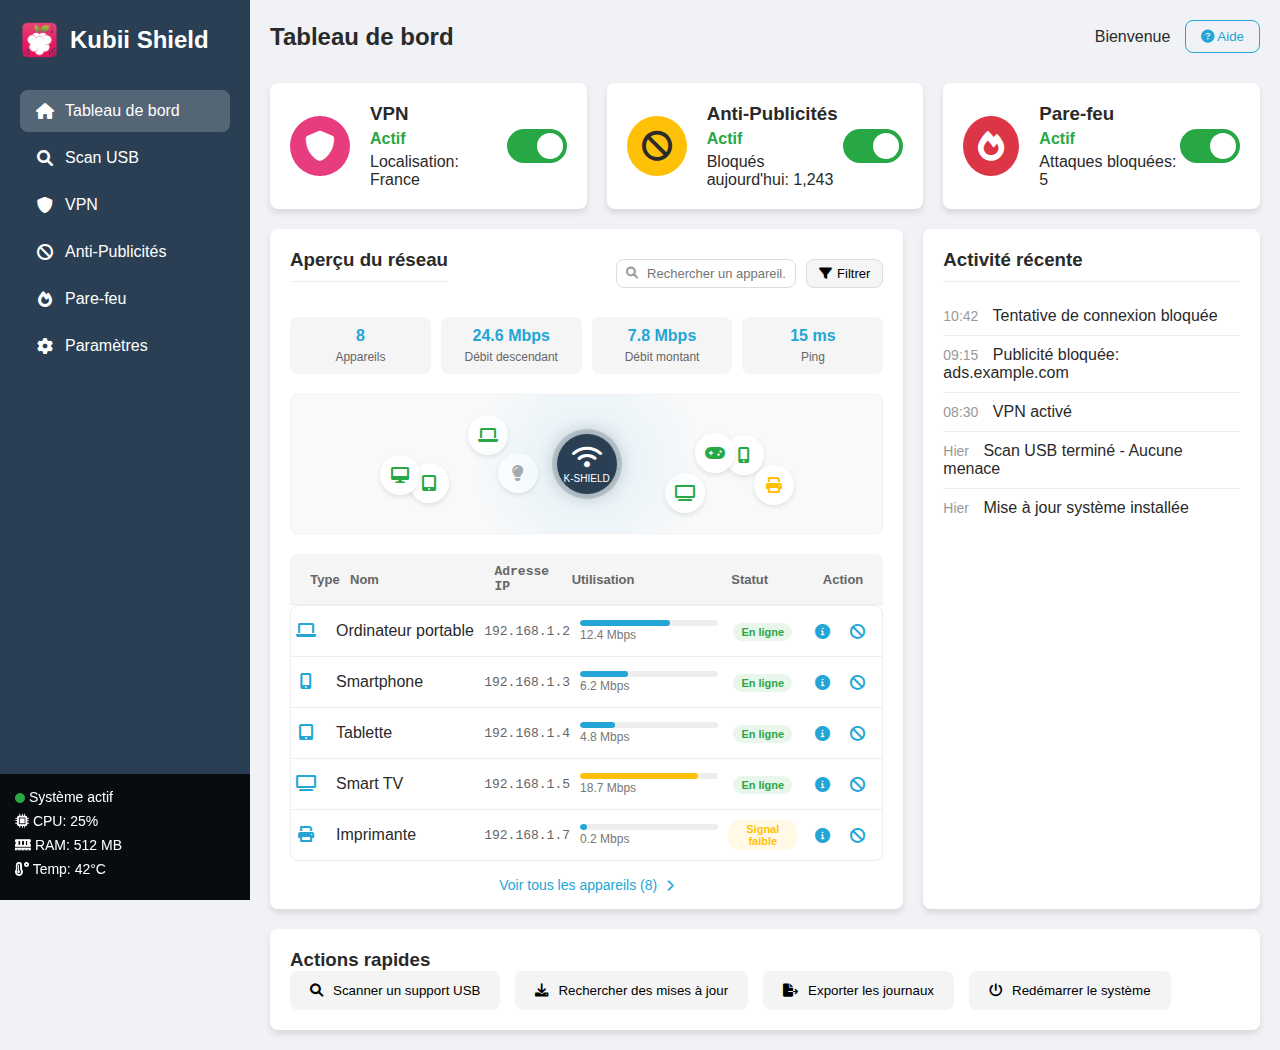
<file: index.html>
<!DOCTYPE html>
<html lang="fr">
<head>
    <meta charset="UTF-8">
    <meta name="viewport" content="width=device-width, initial-scale=1.0">
    <title>Kubii Shield - Protection de Données</title>
    <link rel="stylesheet" href="css/styles.css">
    <link rel="stylesheet" href="https://cdnjs.cloudflare.com/ajax/libs/font-awesome/6.0.0-beta3/css/all.min.css">
</head>
<body>
    <div class="container">
        <nav class="sidebar">
            <div class="logo">
                <img src="images/logo-kubii.png" alt="Kubii Logo">
                <h2>Kubii Shield</h2>
            </div>
            <ul class="nav-links">
                <li class="active"><a href="index.html"><i class="fas fa-home"></i> Tableau de bord</a></li>
                <li><a href="scan.html"><i class="fas fa-search"></i> Scan USB</a></li>
                <li><a href="vpn.html"><i class="fas fa-shield-alt"></i> VPN</a></li>
                <li><a href="adblock.html"><i class="fas fa-ban"></i> Anti-Publicités</a></li>
                <li><a href="firewall.html"><i class="fas fa-fire"></i> Pare-feu</a></li>
                <li><a href="settings.html"><i class="fas fa-cog"></i> Paramètres</a></li>
            </ul>
            <div class="status-info">
                <p><i class="fas fa-circle status-icon active"></i> Système actif</p>
                <p><i class="fas fa-microchip"></i> CPU: <span id="cpu-usage">25%</span></p>
                <p><i class="fas fa-memory"></i> RAM: <span id="ram-usage">512 MB</span></p>
                <p><i class="fas fa-temperature-high"></i> Temp: <span id="temperature">42°C</span></p>
            </div>
        </nav>

        <main class="content">
            <header>
                <h1>Tableau de bord</h1>
                <div class="user-info">
                    <span>Bienvenue</span>
                    <button class="help-btn"><i class="fas fa-question-circle"></i> Aide</button>
                </div>
            </header>

            <div class="dashboard">
                <div class="stats-row">
                    <div class="stat-card">
                        <i class="fas fa-shield-alt stat-icon vpn"></i>
                        <div class="stat-info">
                            <h3>VPN</h3>
                            <p class="status active">Actif</p>
                            <p>Localisation: France</p>
                        </div>
                        <label class="switch">
                            <input type="checkbox" checked>
                            <span class="slider round"></span>
                        </label>
                    </div>
                    
                    <div class="stat-card">
                        <i class="fas fa-ban stat-icon adblock"></i>
                        <div class="stat-info">
                            <h3>Anti-Publicités</h3>
                            <p class="status active">Actif</p>
                            <p>Bloqués aujourd'hui: 1,243</p>
                        </div>
                        <label class="switch">
                            <input type="checkbox" checked>
                            <span class="slider round"></span>
                        </label>
                    </div>
                    
                    <div class="stat-card">
                        <i class="fas fa-fire stat-icon firewall"></i>
                        <div class="stat-info">
                            <h3>Pare-feu</h3>
                            <p class="status active">Actif</p>
                            <p>Attaques bloquées: 5</p>
                        </div>
                        <label class="switch">
                            <input type="checkbox" checked>
                            <span class="slider round"></span>
                        </label>
                    </div>
                </div>

                <div class="widget-row">
                    <div class="widget large network-widget">
                        <div class="widget-header">
                            <h3>Aperçu du réseau</h3>
                            <div class="widget-controls">
                                <div class="search-container">
                                    <input type="text" id="device-search" placeholder="Rechercher un appareil...">
                                    <i class="fas fa-search search-icon"></i>
                                </div>
                                <div class="dropdown">
                                    <button class="dropdown-btn"><i class="fas fa-filter"></i> Filtrer</button>
                                    <div class="dropdown-content">
                                        <a href="#" class="filter-option active" data-filter="all">Tous</a>
                                        <a href="#" class="filter-option" data-filter="active">Actifs</a>
                                        <a href="#" class="filter-option" data-filter="inactive">Inactifs</a>
                                    </div>
                                </div>
                            </div>
                        </div>

                        <div class="network-stats">
                            <div class="stat-box net-stat">
                                <div class="stat-value">8</div>
                                <div class="stat-label">Appareils</div>
                            </div>
                            <div class="stat-box net-stat">
                                <div class="stat-value">24.6 Mbps</div>
                                <div class="stat-label">Débit descendant</div>
                            </div>
                            <div class="stat-box net-stat">
                                <div class="stat-value">7.8 Mbps</div>
                                <div class="stat-label">Débit montant</div>
                            </div>
                            <div class="stat-box net-stat">
                                <div class="stat-value">15 ms</div>
                                <div class="stat-label">Ping</div>
                            </div>
                        </div>

                        <div class="network-visualization">
                            <div class="router-icon">
                                <i class="fas fa-wifi"></i>
                                <span>K-SHIELD</span>
                            </div>
                            <div class="connection-lines"></div>
                            <div class="devices-icons">
                                <div class="device-icon connected" data-ip="192.168.1.2" data-type="laptop">
                                    <i class="fas fa-laptop"></i>
                                </div>
                                <div class="device-icon connected" data-ip="192.168.1.3" data-type="smartphone">
                                    <i class="fas fa-mobile-alt"></i>
                                </div>
                                <div class="device-icon connected" data-ip="192.168.1.4" data-type="tablet">
                                    <i class="fas fa-tablet-alt"></i>
                                </div>
                                <div class="device-icon connected" data-ip="192.168.1.5" data-type="tv">
                                    <i class="fas fa-tv"></i>
                                </div>
                                <div class="device-icon connected" data-ip="192.168.1.6" data-type="desktop">
                                    <i class="fas fa-desktop"></i>
                                </div>
                                <div class="device-icon low-signal" data-ip="192.168.1.7" data-type="printer">
                                    <i class="fas fa-print"></i>
                                </div>
                                <div class="device-icon inactive" data-ip="192.168.1.8" data-type="iot">
                                    <i class="fas fa-lightbulb"></i>
                                </div>
                                <div class="device-icon connected" data-ip="192.168.1.9" data-type="game">
                                    <i class="fas fa-gamepad"></i>
                                </div>
                            </div>
                        </div>

                        <div class="network-devices">
                            <div class="device-list-header">
                                <span class="device-col device-icon-col">Type</span>
                                <span class="device-col device-name-col">Nom</span>
                                <span class="device-col device-ip-col">Adresse IP</span>
                                <span class="device-col device-usage-col">Utilisation</span>
                                <span class="device-col device-status-col">Statut</span>
                                <span class="device-col device-action-col">Action</span>
                            </div>
                            <ul class="device-list">
                                <li class="device-row" data-type="laptop">
                                    <span class="device-col device-icon-col"><i class="fas fa-laptop"></i></span>
                                    <span class="device-col device-name-col">Ordinateur portable</span>
                                    <span class="device-col device-ip-col">192.168.1.2</span>
                                    <span class="device-col device-usage-col">
                                        <div class="usage-bar">
                                            <div class="usage-fill" style="width: 65%"></div>
                                        </div>
                                        <span class="usage-text">12.4 Mbps</span>
                                    </span>
                                    <span class="device-col device-status-col"><span class="status-badge online">En ligne</span></span>
                                    <span class="device-col device-action-col">
                                        <button class="icon-btn info-btn" title="Détails"><i class="fas fa-info-circle"></i></button>
                                        <button class="icon-btn block-btn" title="Bloquer"><i class="fas fa-ban"></i></button>
                                    </span>
                                </li>
                                <li class="device-row" data-type="smartphone">
                                    <span class="device-col device-icon-col"><i class="fas fa-mobile-alt"></i></span>
                                    <span class="device-col device-name-col">Smartphone</span>
                                    <span class="device-col device-ip-col">192.168.1.3</span>
                                    <span class="device-col device-usage-col">
                                        <div class="usage-bar">
                                            <div class="usage-fill" style="width: 35%"></div>
                                        </div>
                                        <span class="usage-text">6.2 Mbps</span>
                                    </span>
                                    <span class="device-col device-status-col"><span class="status-badge online">En ligne</span></span>
                                    <span class="device-col device-action-col">
                                        <button class="icon-btn info-btn" title="Détails"><i class="fas fa-info-circle"></i></button>
                                        <button class="icon-btn block-btn" title="Bloquer"><i class="fas fa-ban"></i></button>
                                    </span>
                                </li>
                                <li class="device-row" data-type="tablet">
                                    <span class="device-col device-icon-col"><i class="fas fa-tablet-alt"></i></span>
                                    <span class="device-col device-name-col">Tablette</span>
                                    <span class="device-col device-ip-col">192.168.1.4</span>
                                    <span class="device-col device-usage-col">
                                        <div class="usage-bar">
                                            <div class="usage-fill" style="width: 25%"></div>
                                        </div>
                                        <span class="usage-text">4.8 Mbps</span>
                                    </span>
                                    <span class="device-col device-status-col"><span class="status-badge online">En ligne</span></span>
                                    <span class="device-col device-action-col">
                                        <button class="icon-btn info-btn" title="Détails"><i class="fas fa-info-circle"></i></button>
                                        <button class="icon-btn block-btn" title="Bloquer"><i class="fas fa-ban"></i></button>
                                    </span>
                                </li>
                                <li class="device-row" data-type="tv">
                                    <span class="device-col device-icon-col"><i class="fas fa-tv"></i></span>
                                    <span class="device-col device-name-col">Smart TV</span>
                                    <span class="device-col device-ip-col">192.168.1.5</span>
                                    <span class="device-col device-usage-col">
                                        <div class="usage-bar">
                                            <div class="usage-fill high-usage" style="width: 85%"></div>
                                        </div>
                                        <span class="usage-text">18.7 Mbps</span>
                                    </span>
                                    <span class="device-col device-status-col"><span class="status-badge online">En ligne</span></span>
                                    <span class="device-col device-action-col">
                                        <button class="icon-btn info-btn" title="Détails"><i class="fas fa-info-circle"></i></button>
                                        <button class="icon-btn block-btn" title="Bloquer"><i class="fas fa-ban"></i></button>
                                    </span>
                                </li>
                                <li class="device-row" data-type="printer">
                                    <span class="device-col device-icon-col"><i class="fas fa-print"></i></span>
                                    <span class="device-col device-name-col">Imprimante</span>
                                    <span class="device-col device-ip-col">192.168.1.7</span>
                                    <span class="device-col device-usage-col">
                                        <div class="usage-bar">
                                            <div class="usage-fill" style="width: 5%"></div>
                                        </div>
                                        <span class="usage-text">0.2 Mbps</span>
                                    </span>
                                    <span class="device-col device-status-col"><span class="status-badge warning">Signal faible</span></span>
                                    <span class="device-col device-action-col">
                                        <button class="icon-btn info-btn" title="Détails"><i class="fas fa-info-circle"></i></button>
                                        <button class="icon-btn block-btn" title="Bloquer"><i class="fas fa-ban"></i></button>
                                    </span>
                                </li>
                            </ul>
                            <div class="device-list-footer">
                                <button class="see-all-btn">Voir tous les appareils (8) <i class="fas fa-chevron-right"></i></button>
                            </div>
                        </div>
                    </div>
                    
                    <div class="widget medium">
                        <h3>Activité récente</h3>
                        <ul class="activity-list">
                            <li><span class="time">10:42</span> Tentative de connexion bloquée</li>
                            <li><span class="time">09:15</span> Publicité bloquée: ads.example.com</li>
                            <li><span class="time">08:30</span> VPN activé</li>
                            <li><span class="time">Hier</span> Scan USB terminé - Aucune menace</li>
                            <li><span class="time">Hier</span> Mise à jour système installée</li>
                        </ul>
                    </div>
                </div>

                <div class="quick-actions">
                    <h3>Actions rapides</h3>
                    <div class="action-buttons">
                        <button class="action-btn"><i class="fas fa-search"></i> Scanner un support USB</button>
                        <button class="action-btn"><i class="fas fa-download"></i> Rechercher des mises à jour</button>
                        <button class="action-btn"><i class="fas fa-file-export"></i> Exporter les journaux</button>
                        <button class="action-btn"><i class="fas fa-power-off"></i> Redémarrer le système</button>
                    </div>
                </div>
            </div>
        </main>
    </div>

    <script src="js/script.js"></script>
</body>
</html>
</file>
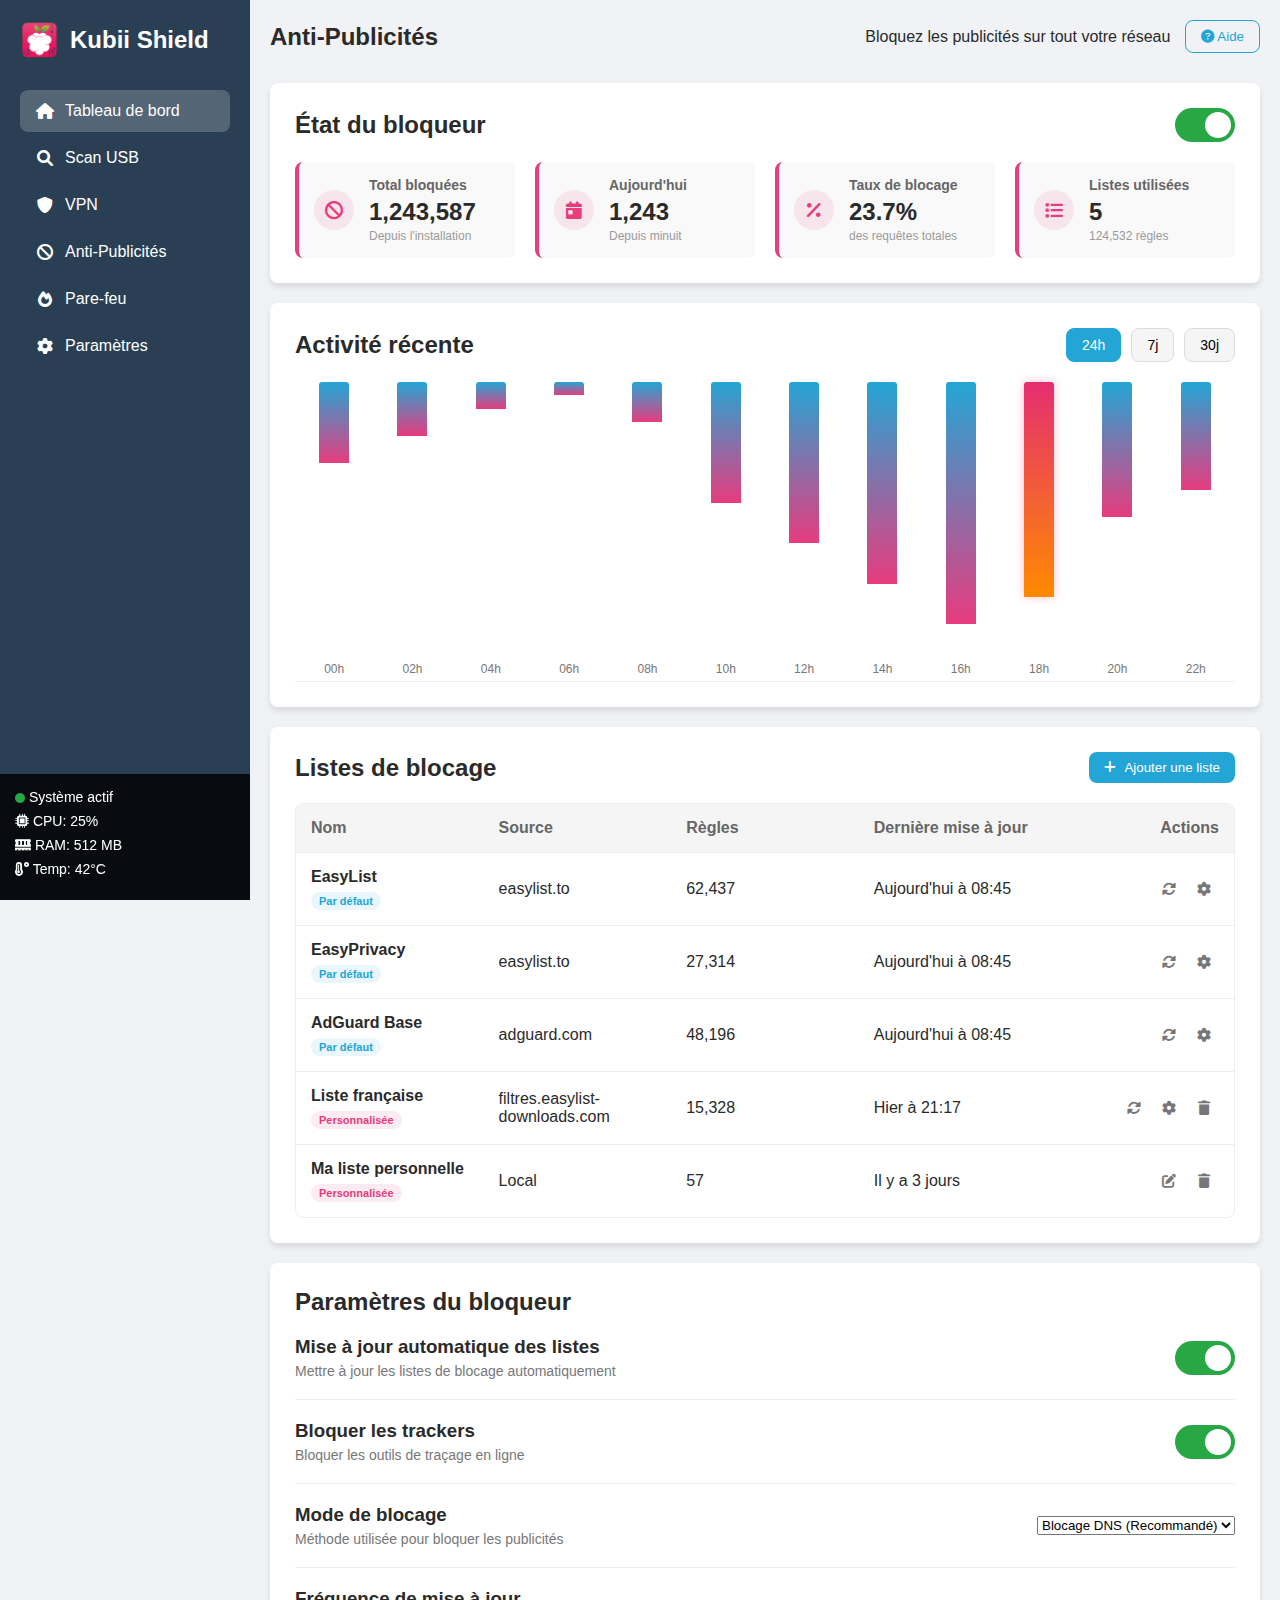
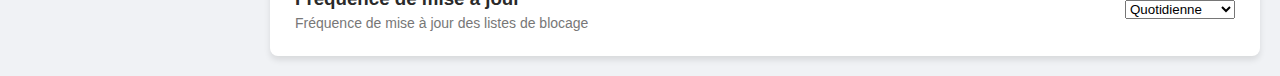
<file: adblock.html>
<!DOCTYPE html>
<html lang="fr">
<head>
    <meta charset="UTF-8">
    <meta name="viewport" content="width=device-width, initial-scale=1.0">
    <title>Kubii Shield - Anti-Publicités</title>
    <link rel="stylesheet" href="css/styles.css">
    <link rel="stylesheet" href="css/adblock-styles.css">
    <link rel="stylesheet" href="https://cdnjs.cloudflare.com/ajax/libs/font-awesome/6.0.0-beta3/css/all.min.css">
</head>
<body>
    <div class="container">
        <nav class="sidebar">
            <div class="logo">
                <img src="images/logo-kubii.png" alt="Kubii Logo">
                <h2>Kubii Shield</h2>
            </div>
            <ul class="nav-links">
                <li class="active"><a href="index.html"><i class="fas fa-home"></i> Tableau de bord</a></li>
                <li><a href="scan.html"><i class="fas fa-search"></i> Scan USB</a></li>
                <li><a href="vpn.html"><i class="fas fa-shield-alt"></i> VPN</a></li>
                <li><a href="adblock.html"><i class="fas fa-ban"></i> Anti-Publicités</a></li>
                <li><a href="firewall.html"><i class="fas fa-fire"></i> Pare-feu</a></li>
                <li><a href="settings.html"><i class="fas fa-cog"></i> Paramètres</a></li>
            </ul>            
            <div class="status-info">
                <p><i class="fas fa-circle status-icon active"></i> Système actif</p>
                <p><i class="fas fa-microchip"></i> CPU: <span id="cpu-usage">25%</span></p>
                <p><i class="fas fa-memory"></i> RAM: <span id="ram-usage">512 MB</span></p>
                <p><i class="fas fa-temperature-high"></i> Temp: <span id="temperature">42°C</span></p>
            </div>
        </nav>

        <main class="content">
            <header>
                <h1>Anti-Publicités</h1>
                <div class="user-info">
                    <span>Bloquez les publicités sur tout votre réseau</span>
                    <button class="help-btn"><i class="fas fa-question-circle"></i> Aide</button>
                </div>
            </header>

            <div class="adblock-dashboard">
                <div class="adblock-status-card">
                    <div class="card-header">
                        <h2>État du bloqueur</h2>
                        <label class="switch">
                            <input type="checkbox" id="adblock-toggle" checked>
                            <span class="slider round"></span>
                        </label>
                    </div>
                    
                    <div class="stats-grid">
                        <div class="stat-box">
                            <div class="stat-icon"><i class="fas fa-ban"></i></div>
                            <div class="stat-info">
                                <h3>Total bloquées</h3>
                                <p class="stat-value">1,243,587</p>
                                <p class="stat-detail">Depuis l'installation</p>
                            </div>
                        </div>
                        
                        <div class="stat-box">
                            <div class="stat-icon"><i class="fas fa-calendar-day"></i></div>
                            <div class="stat-info">
                                <h3>Aujourd'hui</h3>
                                <p class="stat-value">1,243</p>
                                <p class="stat-detail">Depuis minuit</p>
                            </div>
                        </div>
                        
                        <div class="stat-box">
                            <div class="stat-icon"><i class="fas fa-percentage"></i></div>
                            <div class="stat-info">
                                <h3>Taux de blocage</h3>
                                <p class="stat-value">23.7%</p>
                                <p class="stat-detail">des requêtes totales</p>
                            </div>
                        </div>
                        
                        <div class="stat-box">
                            <div class="stat-icon"><i class="fas fa-list"></i></div>
                            <div class="stat-info">
                                <h3>Listes utilisées</h3>
                                <p class="stat-value">5</p>
                                <p class="stat-detail">124,532 règles</p>
                            </div>
                        </div>
                    </div>
                </div>
                
                <div class="adblock-graph-card">
                    <div class="card-header">
                        <h2>Activité récente</h2>
                        <div class="graph-controls">
                            <button class="graph-btn active">24h</button>
                            <button class="graph-btn">7j</button>
                            <button class="graph-btn">30j</button>
                        </div>
                    </div>
                    
                    <div class="graph-container">
                        <div class="graph-placeholder">
                            <!-- Ici, dans une vraie application, on intégrerait un graphique JavaScript -->
                            <div class="graph-bars">
                                <div class="bar-container">
                                    <div class="bar" style="height: 30%"></div>
                                    <span class="bar-label">00h</span>
                                </div>
                                <div class="bar-container">
                                    <div class="bar" style="height: 20%"></div>
                                    <span class="bar-label">02h</span>
                                </div>
                                <div class="bar-container">
                                    <div class="bar" style="height: 10%"></div>
                                    <span class="bar-label">04h</span>
                                </div>
                                <div class="bar-container">
                                    <div class="bar" style="height: 5%"></div>
                                    <span class="bar-label">06h</span>
                                </div>
                                <div class="bar-container">
                                    <div class="bar" style="height: 15%"></div>
                                    <span class="bar-label">08h</span>
                                </div>
                                <div class="bar-container">
                                    <div class="bar" style="height: 45%"></div>
                                    <span class="bar-label">10h</span>
                                </div>
                                <div class="bar-container">
                                    <div class="bar" style="height: 60%"></div>
                                    <span class="bar-label">12h</span>
                                </div>
                                <div class="bar-container">
                                    <div class="bar" style="height: 75%"></div>
                                    <span class="bar-label">14h</span>
                                </div>
                                <div class="bar-container">
                                    <div class="bar" style="height: 90%"></div>
                                    <span class="bar-label">16h</span>
                                </div>
                                <div class="bar-container active">
                                    <div class="bar" style="height: 80%"></div>
                                    <span class="bar-label">18h</span>
                                </div>
                                <div class="bar-container">
                                    <div class="bar" style="height: 50%"></div>
                                    <span class="bar-label">20h</span>
                                </div>
                                <div class="bar-container">
                                    <div class="bar" style="height: 40%"></div>
                                    <span class="bar-label">22h</span>
                                </div>
                            </div>
                        </div>
                    </div>
                </div>
                
                <div class="adblock-lists-card">
                    <div class="card-header">
                        <h2>Listes de blocage</h2>
                        <button class="primary-btn"><i class="fas fa-plus"></i> Ajouter une liste</button>
                    </div>
                    
                    <div class="lists-table">
                        <div class="list-row header">
                            <div class="list-cell">Nom</div>
                            <div class="list-cell">Source</div>
                            <div class="list-cell">Règles</div>
                            <div class="list-cell">Dernière mise à jour</div>
                            <div class="list-cell">Actions</div>
                        </div>
                        
                        <div class="list-row">
                            <div class="list-cell">
                                <span class="list-name">EasyList</span>
                                <span class="list-badge default">Par défaut</span>
                            </div>
                            <div class="list-cell">easylist.to</div>
                            <div class="list-cell">62,437</div>
                            <div class="list-cell">Aujourd'hui à 08:45</div>
                            <div class="list-cell">
                                <button class="icon-btn"><i class="fas fa-sync-alt"></i></button>
                                <button class="icon-btn"><i class="fas fa-cog"></i></button>
                            </div>
                        </div>
                        
                        <div class="list-row">
                            <div class="list-cell">
                                <span class="list-name">EasyPrivacy</span>
                                <span class="list-badge default">Par défaut</span>
                            </div>
                            <div class="list-cell">easylist.to</div>
                            <div class="list-cell">27,314</div>
                            <div class="list-cell">Aujourd'hui à 08:45</div>
                            <div class="list-cell">
                                <button class="icon-btn"><i class="fas fa-sync-alt"></i></button>
                                <button class="icon-btn"><i class="fas fa-cog"></i></button>
                            </div>
                        </div>
                        
                        <div class="list-row">
                            <div class="list-cell">
                                <span class="list-name">AdGuard Base</span>
                                <span class="list-badge default">Par défaut</span>
                            </div>
                            <div class="list-cell">adguard.com</div>
                            <div class="list-cell">48,196</div>
                            <div class="list-cell">Aujourd'hui à 08:45</div>
                            <div class="list-cell">
                                <button class="icon-btn"><i class="fas fa-sync-alt"></i></button>
                                <button class="icon-btn"><i class="fas fa-cog"></i></button>
                            </div>
                        </div>
                        
                        <div class="list-row">
                            <div class="list-cell">
                                <span class="list-name">Liste française</span>
                                <span class="list-badge custom">Personnalisée</span>
                            </div>
                            <div class="list-cell">filtres.easylist-downloads.com</div>
                            <div class="list-cell">15,328</div>
                            <div class="list-cell">Hier à 21:17</div>
                            <div class="list-cell">
                                <button class="icon-btn"><i class="fas fa-sync-alt"></i></button>
                                <button class="icon-btn"><i class="fas fa-cog"></i></button>
                                <button class="icon-btn danger"><i class="fas fa-trash"></i></button>
                            </div>
                        </div>
                        
                        <div class="list-row">
                            <div class="list-cell">
                                <span class="list-name">Ma liste personnelle</span>
                                <span class="list-badge custom">Personnalisée</span>
                            </div>
                            <div class="list-cell">Local</div>
                            <div class="list-cell">57</div>
                            <div class="list-cell">Il y a 3 jours</div>
                            <div class="list-cell">
                                <button class="icon-btn"><i class="fas fa-edit"></i></button>
                                <button class="icon-btn danger"><i class="fas fa-trash"></i></button>
                            </div>
                        </div>
                    </div>
                </div>
                
                <div class="adblock-settings-card">
                    <div class="card-header">
                        <h2>Paramètres du bloqueur</h2>
                    </div>
                    
                    <div class="settings-list">
                        <div class="setting-item">
                            <div class="setting-info">
                                <h3>Mise à jour automatique des listes</h3>
                                <p>Mettre à jour les listes de blocage automatiquement</p>
                            </div>
                            <label class="switch">
                                <input type="checkbox" checked>
                                <span class="slider round"></span>
                            </label>
                        </div>
                        
                        <div class="setting-item">
                            <div class="setting-info">
                                <h3>Bloquer les trackers</h3>
                                <p>Bloquer les outils de traçage en ligne</p>
                            </div>
                            <label class="switch">
                                <input type="checkbox" checked>
                                <span class="slider round"></span>
                            </label>
                        </div>
                        
                        <div class="setting-item">
                            <div class="setting-info">
                                <h3>Mode de blocage</h3>
                                <p>Méthode utilisée pour bloquer les publicités</p>
                            </div>
                            <select class="setting-select">
                                <option value="dns">Blocage DNS (Recommandé)</option>
                                <option value="host">Fichier hôtes</option>
                            </select>
                        </div>
                        
                        <div class="setting-item">
                            <div class="setting-info">
                                <h3>Fréquence de mise à jour</h3>
                                <p>Fréquence de mise à jour des listes de blocage</p>
                            </div>
                            <select class="setting-select">
                                <option value="daily">Quotidienne</option>
                                <option value="weekly">Hebdomadaire</option>
                                <option value="monthly">Mensuelle</option>
                            </select>
                        </div>
                    </div>
                </div>
            </div>
        </main>
    </div>

    <script src="js/script.js"></script>
    <script src="js/adblock.js"></script>
</body>
</html>
</file>
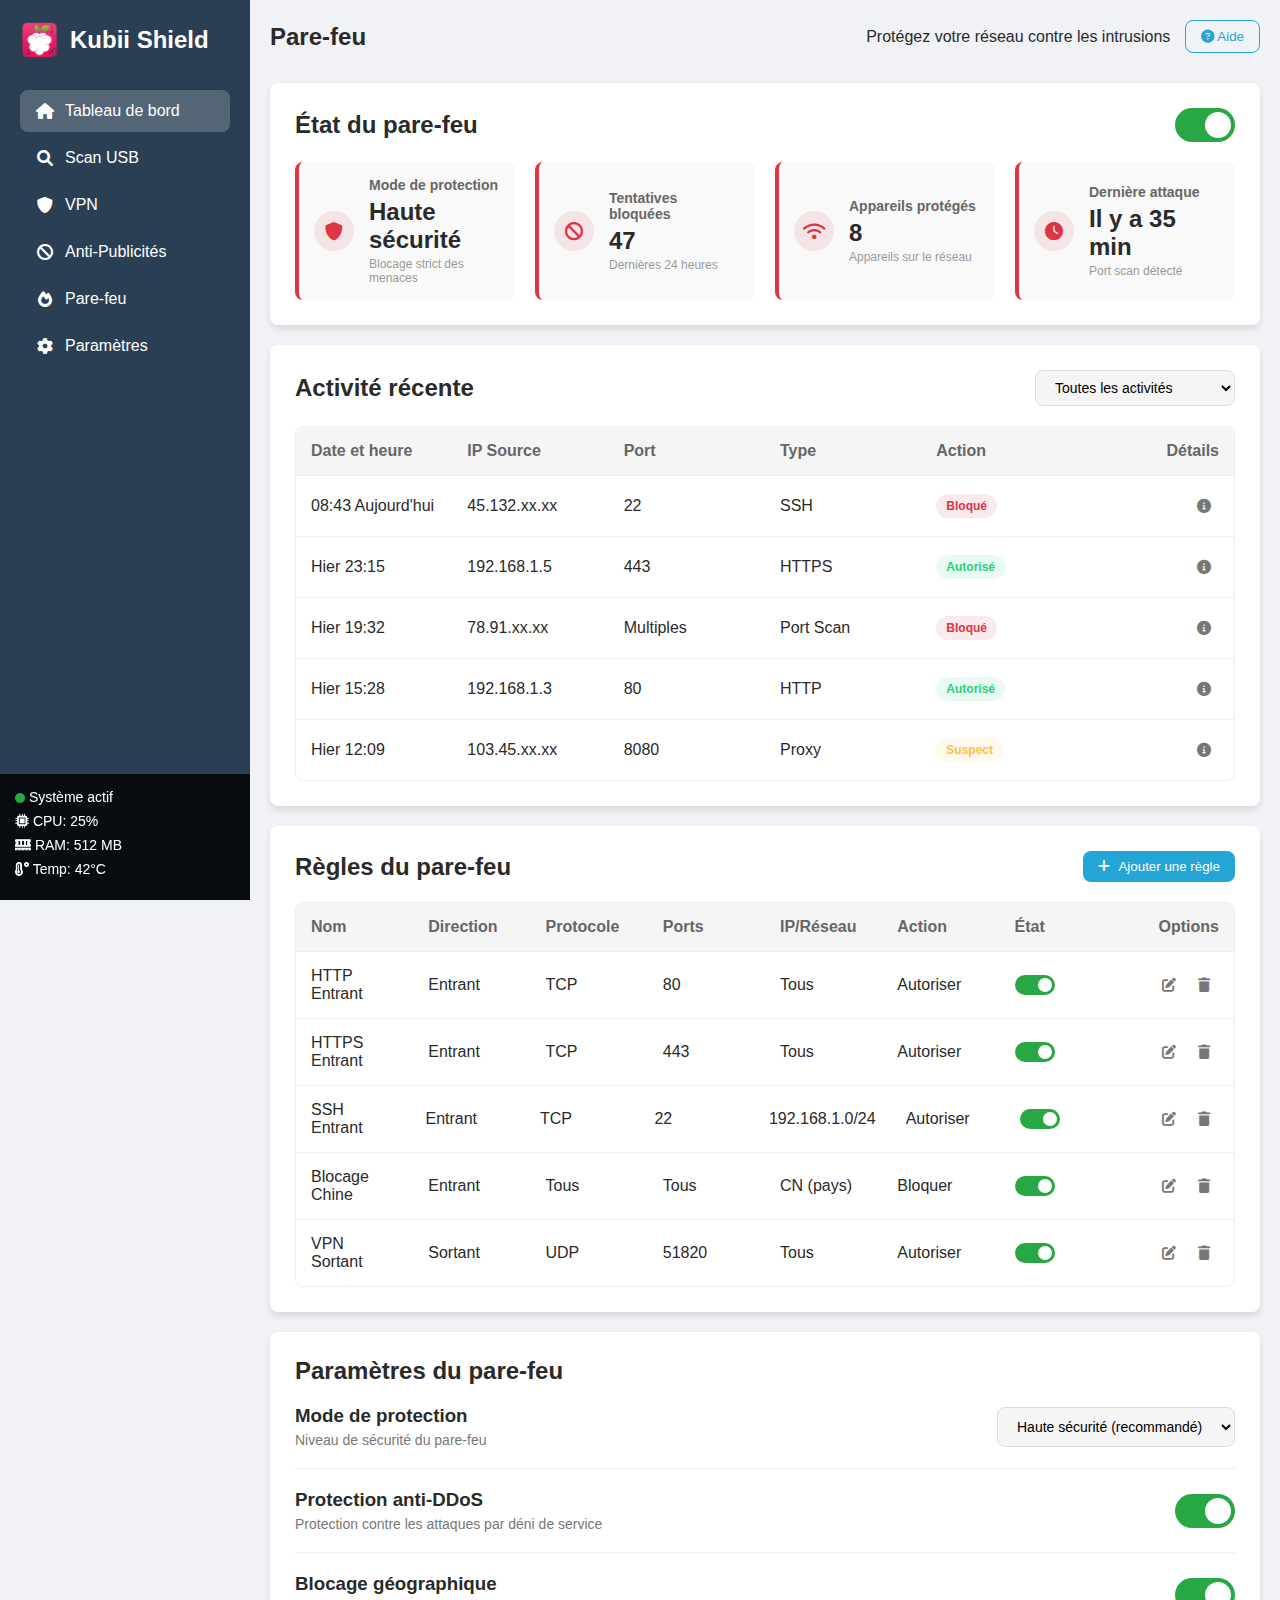
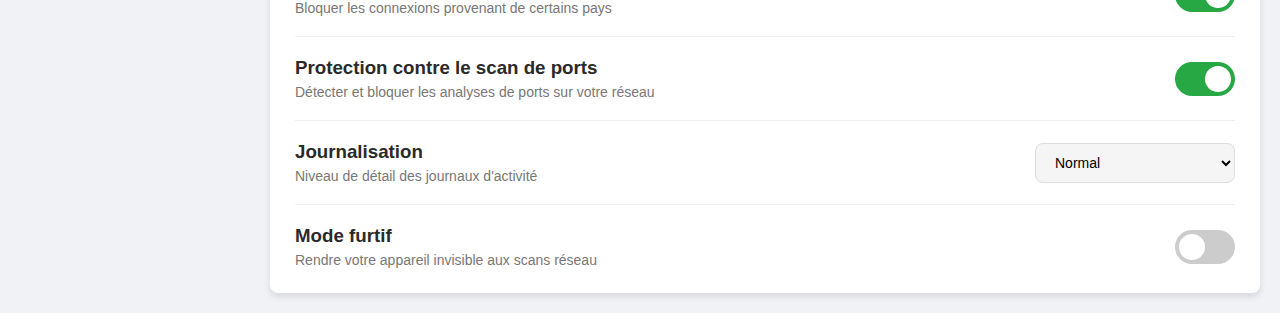
<file: firewall.html>
<!DOCTYPE html>
<html lang="fr">
<head>
    <meta charset="UTF-8">
    <meta name="viewport" content="width=device-width, initial-scale=1.0">
    <title>Kubii Shield - Pare-feu</title>
    <link rel="stylesheet" href="css/styles.css">
    <link rel="stylesheet" href="css/firewall-styles.css">
    <link rel="stylesheet" href="https://cdnjs.cloudflare.com/ajax/libs/font-awesome/6.0.0-beta3/css/all.min.css">
</head>
<body>
    <div class="container">
        <nav class="sidebar">
            <div class="logo">
                <img src="images/logo-kubii.png" alt="Kubii Logo">
                <h2>Kubii Shield</h2>
            </div>
            <ul class="nav-links">
                <li class="active"><a href="index.html"><i class="fas fa-home"></i> Tableau de bord</a></li>
                <li><a href="scan.html"><i class="fas fa-search"></i> Scan USB</a></li>
                <li><a href="vpn.html"><i class="fas fa-shield-alt"></i> VPN</a></li>
                <li><a href="adblock.html"><i class="fas fa-ban"></i> Anti-Publicités</a></li>
                <li><a href="firewall.html"><i class="fas fa-fire"></i> Pare-feu</a></li>
                <li><a href="settings.html"><i class="fas fa-cog"></i> Paramètres</a></li>
            </ul>            
            <div class="status-info">
                <p><i class="fas fa-circle status-icon active"></i> Système actif</p>
                <p><i class="fas fa-microchip"></i> CPU: <span id="cpu-usage">25%</span></p>
                <p><i class="fas fa-memory"></i> RAM: <span id="ram-usage">512 MB</span></p>
                <p><i class="fas fa-temperature-high"></i> Temp: <span id="temperature">42°C</span></p>
            </div>
        </nav>

        <main class="content">
            <header>
                <h1>Pare-feu</h1>
                <div class="user-info">
                    <span>Protégez votre réseau contre les intrusions</span>
                    <button class="help-btn"><i class="fas fa-question-circle"></i> Aide</button>
                </div>
            </header>

            <div class="firewall-dashboard">
                <div class="firewall-status-card">
                    <div class="card-header">
                        <h2>État du pare-feu</h2>
                        <label class="switch">
                            <input type="checkbox" id="firewall-toggle" checked>
                            <span class="slider round"></span>
                        </label>
                    </div>
                    
                    <div class="stats-grid">
                        <div class="stat-box">
                            <div class="stat-icon"><i class="fas fa-shield-alt"></i></div>
                            <div class="stat-info">
                                <h3>Mode de protection</h3>
                                <p class="stat-value">Haute sécurité</p>
                                <p class="stat-detail">Blocage strict des menaces</p>
                            </div>
                        </div>
                        
                        <div class="stat-box">
                            <div class="stat-icon"><i class="fas fa-ban"></i></div>
                            <div class="stat-info">
                                <h3>Tentatives bloquées</h3>
                                <p class="stat-value">47</p>
                                <p class="stat-detail">Dernières 24 heures</p>
                            </div>
                        </div>
                        
                        <div class="stat-box">
                            <div class="stat-icon"><i class="fas fa-wifi"></i></div>
                            <div class="stat-info">
                                <h3>Appareils protégés</h3>
                                <p class="stat-value">8</p>
                                <p class="stat-detail">Appareils sur le réseau</p>
                            </div>
                        </div>
                        
                        <div class="stat-box">
                            <div class="stat-icon"><i class="fas fa-clock"></i></div>
                            <div class="stat-info">
                                <h3>Dernière attaque</h3>
                                <p class="stat-value">Il y a 35 min</p>
                                <p class="stat-detail">Port scan détecté</p>
                            </div>
                        </div>
                    </div>
                </div>

                <div class="firewall-activity-card">
                    <div class="card-header">
                        <h2>Activité récente</h2>
                        <div class="filter-controls">
                            <select class="filter-select">
                                <option value="all">Toutes les activités</option>
                                <option value="blocked">Connexions bloquées</option>
                                <option value="allowed">Connexions autorisées</option>
                                <option value="suspicious">Activités suspectes</option>
                            </select>
                        </div>
                    </div>
                    
                    <div class="activity-table">
                        <div class="activity-row header">
                            <div class="activity-cell">Date et heure</div>
                            <div class="activity-cell">IP Source</div>
                            <div class="activity-cell">Port</div>
                            <div class="activity-cell">Type</div>
                            <div class="activity-cell">Action</div>
                            <div class="activity-cell">Détails</div>
                        </div>
                        
                        <div class="activity-row">
                            <div class="activity-cell">08:43 Aujourd'hui</div>
                            <div class="activity-cell">45.132.xx.xx</div>
                            <div class="activity-cell">22</div>
                            <div class="activity-cell">SSH</div>
                            <div class="activity-cell"><span class="status-badge danger">Bloqué</span></div>
                            <div class="activity-cell">
                                <button class="icon-btn"><i class="fas fa-info-circle"></i></button>
                            </div>
                        </div>
                        
                        <div class="activity-row">
                            <div class="activity-cell">Hier 23:15</div>
                            <div class="activity-cell">192.168.1.5</div>
                            <div class="activity-cell">443</div>
                            <div class="activity-cell">HTTPS</div>
                            <div class="activity-cell"><span class="status-badge success">Autorisé</span></div>
                            <div class="activity-cell">
                                <button class="icon-btn"><i class="fas fa-info-circle"></i></button>
                            </div>
                        </div>
                        
                        <div class="activity-row">
                            <div class="activity-cell">Hier 19:32</div>
                            <div class="activity-cell">78.91.xx.xx</div>
                            <div class="activity-cell">Multiples</div>
                            <div class="activity-cell">Port Scan</div>
                            <div class="activity-cell"><span class="status-badge danger">Bloqué</span></div>
                            <div class="activity-cell">
                                <button class="icon-btn"><i class="fas fa-info-circle"></i></button>
                            </div>
                        </div>
                        
                        <div class="activity-row">
                            <div class="activity-cell">Hier 15:28</div>
                            <div class="activity-cell">192.168.1.3</div>
                            <div class="activity-cell">80</div>
                            <div class="activity-cell">HTTP</div>
                            <div class="activity-cell"><span class="status-badge success">Autorisé</span></div>
                            <div class="activity-cell">
                                <button class="icon-btn"><i class="fas fa-info-circle"></i></button>
                            </div>
                        </div>
                        
                        <div class="activity-row">
                            <div class="activity-cell">Hier 12:09</div>
                            <div class="activity-cell">103.45.xx.xx</div>
                            <div class="activity-cell">8080</div>
                            <div class="activity-cell">Proxy</div>
                            <div class="activity-cell"><span class="status-badge warning">Suspect</span></div>
                            <div class="activity-cell">
                                <button class="icon-btn"><i class="fas fa-info-circle"></i></button>
                            </div>
                        </div>
                    </div>
                </div>
                
                <div class="rules-card">
                    <div class="card-header">
                        <h2>Règles du pare-feu</h2>
                        <button class="primary-btn"><i class="fas fa-plus"></i> Ajouter une règle</button>
                    </div>
                    
                    <div class="rules-table">
                        <div class="rule-row header">
                            <div class="rule-cell">Nom</div>
                            <div class="rule-cell">Direction</div>
                            <div class="rule-cell">Protocole</div>
                            <div class="rule-cell">Ports</div>
                            <div class="rule-cell">IP/Réseau</div>
                            <div class="rule-cell">Action</div>
                            <div class="rule-cell">État</div>
                            <div class="rule-cell">Options</div>
                        </div>
                        
                        <div class="rule-row">
                            <div class="rule-cell">HTTP Entrant</div>
                            <div class="rule-cell">Entrant</div>
                            <div class="rule-cell">TCP</div>
                            <div class="rule-cell">80</div>
                            <div class="rule-cell">Tous</div>
                            <div class="rule-cell">Autoriser</div>
                            <div class="rule-cell">
                                <label class="switch small">
                                    <input type="checkbox" checked>
                                    <span class="slider round"></span>
                                </label>
                            </div>
                            <div class="rule-cell">
                                <button class="icon-btn"><i class="fas fa-edit"></i></button>
                                <button class="icon-btn danger"><i class="fas fa-trash"></i></button>
                            </div>
                        </div>
                        
                        <div class="rule-row">
                            <div class="rule-cell">HTTPS Entrant</div>
                            <div class="rule-cell">Entrant</div>
                            <div class="rule-cell">TCP</div>
                            <div class="rule-cell">443</div>
                            <div class="rule-cell">Tous</div>
                            <div class="rule-cell">Autoriser</div>
                            <div class="rule-cell">
                                <label class="switch small">
                                    <input type="checkbox" checked>
                                    <span class="slider round"></span>
                                </label>
                            </div>
                            <div class="rule-cell">
                                <button class="icon-btn"><i class="fas fa-edit"></i></button>
                                <button class="icon-btn danger"><i class="fas fa-trash"></i></button>
                            </div>
                        </div>
                        
                        <div class="rule-row">
                            <div class="rule-cell">SSH Entrant</div>
                            <div class="rule-cell">Entrant</div>
                            <div class="rule-cell">TCP</div>
                            <div class="rule-cell">22</div>
                            <div class="rule-cell">192.168.1.0/24</div>
                            <div class="rule-cell">Autoriser</div>
                            <div class="rule-cell">
                                <label class="switch small">
                                    <input type="checkbox" checked>
                                    <span class="slider round"></span>
                                </label>
                            </div>
                            <div class="rule-cell">
                                <button class="icon-btn"><i class="fas fa-edit"></i></button>
                                <button class="icon-btn danger"><i class="fas fa-trash"></i></button>
                            </div>
                        </div>
                        
                        <div class="rule-row">
                            <div class="rule-cell">Blocage Chine</div>
                            <div class="rule-cell">Entrant</div>
                            <div class="rule-cell">Tous</div>
                            <div class="rule-cell">Tous</div>
                            <div class="rule-cell">CN (pays)</div>
                            <div class="rule-cell">Bloquer</div>
                            <div class="rule-cell">
                                <label class="switch small">
                                    <input type="checkbox" checked>
                                    <span class="slider round"></span>
                                </label>
                            </div>
                            <div class="rule-cell">
                                <button class="icon-btn"><i class="fas fa-edit"></i></button>
                                <button class="icon-btn danger"><i class="fas fa-trash"></i></button>
                            </div>
                        </div>
                        
                        <div class="rule-row">
                            <div class="rule-cell">VPN Sortant</div>
                            <div class="rule-cell">Sortant</div>
                            <div class="rule-cell">UDP</div>
                            <div class="rule-cell">51820</div>
                            <div class="rule-cell">Tous</div>
                            <div class="rule-cell">Autoriser</div>
                            <div class="rule-cell">
                                <label class="switch small">
                                    <input type="checkbox" checked>
                                    <span class="slider round"></span>
                                </label>
                            </div>
                            <div class="rule-cell">
                                <button class="icon-btn"><i class="fas fa-edit"></i></button>
                                <button class="icon-btn danger"><i class="fas fa-trash"></i></button>
                            </div>
                        </div>
                    </div>
                </div>
                
                <div class="firewall-settings-card">
                    <div class="card-header">
                        <h2>Paramètres du pare-feu</h2>
                    </div>
                    
                    <div class="settings-list">
                        <div class="setting-item">
                            <div class="setting-info">
                                <h3>Mode de protection</h3>
                                <p>Niveau de sécurité du pare-feu</p>
                            </div>
                            <select class="setting-select">
                                <option value="high">Haute sécurité (recommandé)</option>
                                <option value="medium">Sécurité moyenne</option>
                                <option value="low">Sécurité basse</option>
                                <option value="custom">Personnalisé</option>
                            </select>
                        </div>
                        
                        <div class="setting-item">
                            <div class="setting-info">
                                <h3>Protection anti-DDoS</h3>
                                <p>Protection contre les attaques par déni de service</p>
                            </div>
                            <label class="switch">
                                <input type="checkbox" checked>
                                <span class="slider round"></span>
                            </label>
                        </div>
                        
                        <div class="setting-item">
                            <div class="setting-info">
                                <h3>Blocage géographique</h3>
                                <p>Bloquer les connexions provenant de certains pays</p>
                            </div>
                            <label class="switch">
                                <input type="checkbox" checked>
                                <span class="slider round"></span>
                            </label>
                        </div>
                        
                        <div class="setting-item">
                            <div class="setting-info">
                                <h3>Protection contre le scan de ports</h3>
                                <p>Détecter et bloquer les analyses de ports sur votre réseau</p>
                            </div>
                            <label class="switch">
                                <input type="checkbox" checked>
                                <span class="slider round"></span>
                            </label>
                        </div>
                        
                        <div class="setting-item">
                            <div class="setting-info">
                                <h3>Journalisation</h3>
                                <p>Niveau de détail des journaux d'activité</p>
                            </div>
                            <select class="setting-select">
                                <option value="verbose">Détaillé</option>
                                <option value="normal" selected>Normal</option>
                                <option value="minimal">Minimal</option>
                            </select>
                        </div>
                        
                        <div class="setting-item">
                            <div class="setting-info">
                                <h3>Mode furtif</h3>
                                <p>Rendre votre appareil invisible aux scans réseau</p>
                            </div>
                            <label class="switch">
                                <input type="checkbox">
                                <span class="slider round"></span>
                            </label>
                        </div>
                    </div>
                </div>
            </div>
        </main>
    </div>

    <script src="js/script.js"></script>
    <script src="js/firewall.js"></script>
</body>
</html>
</file>
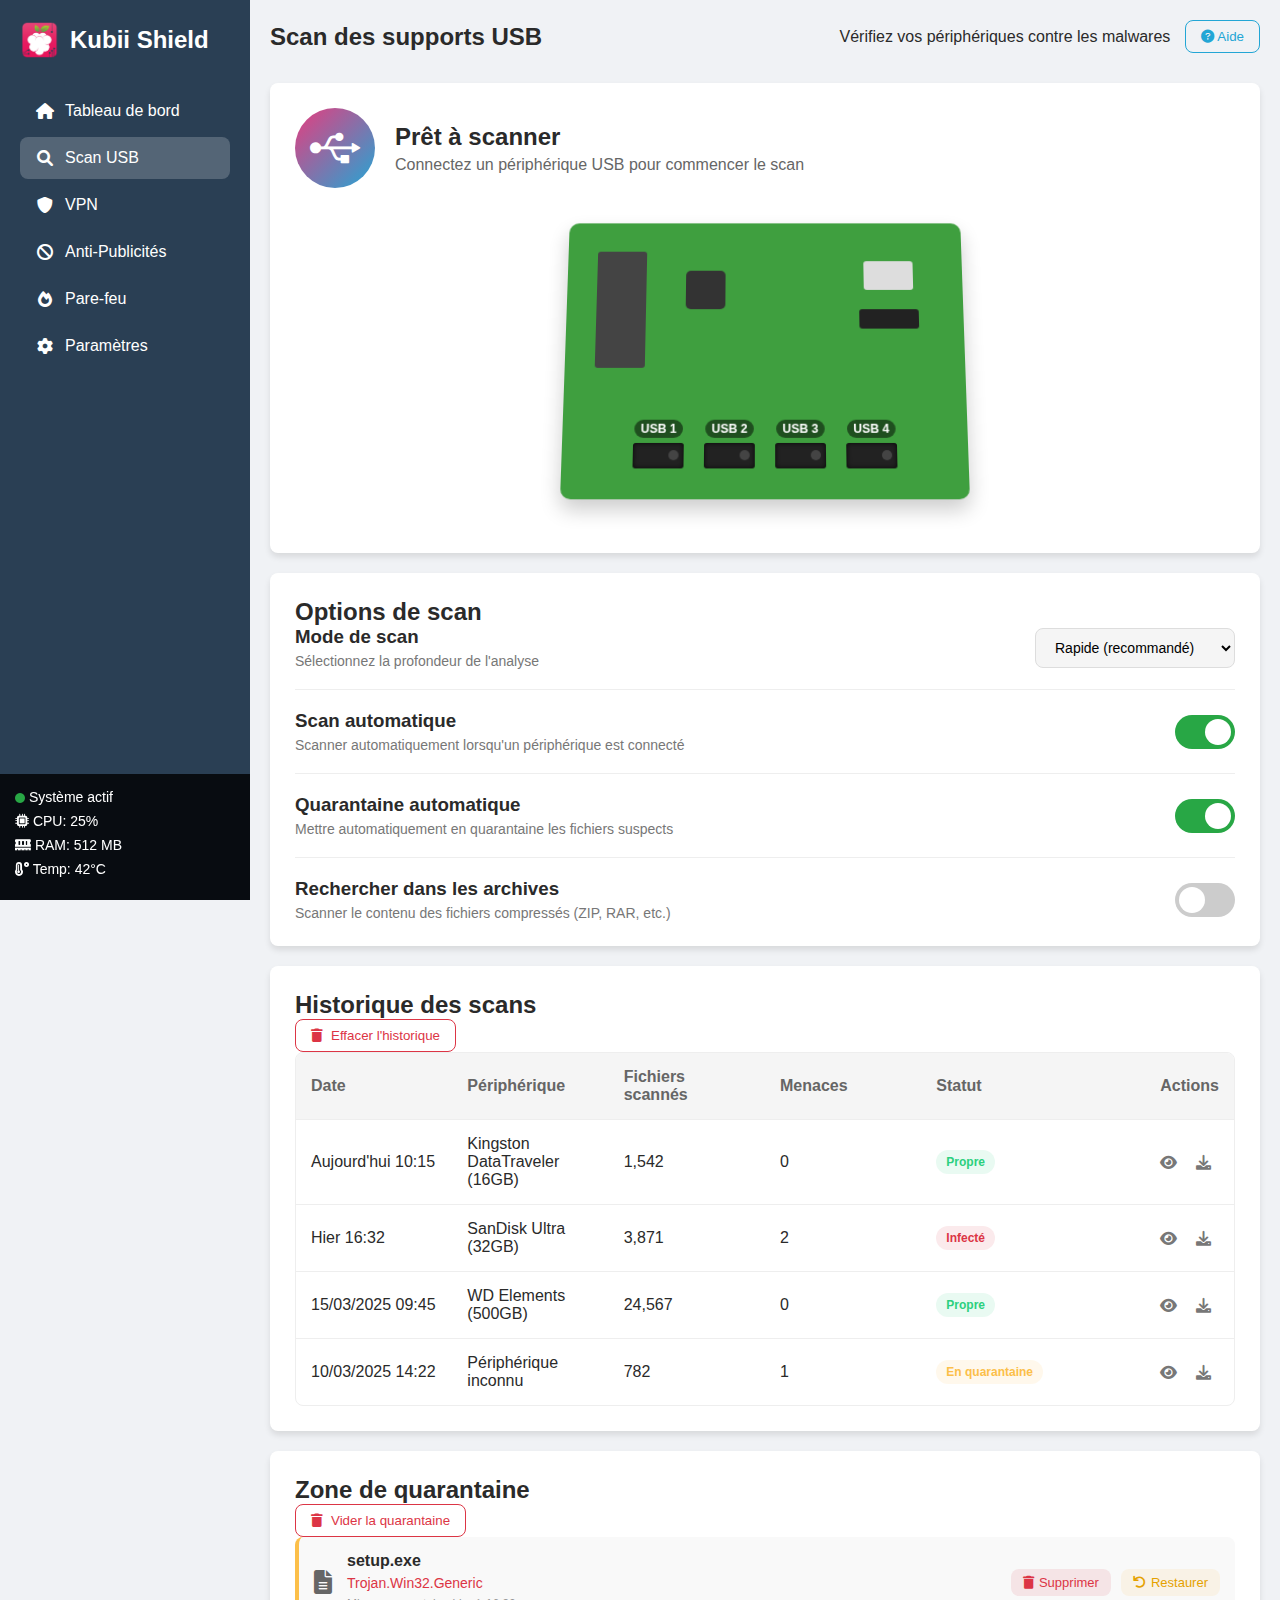
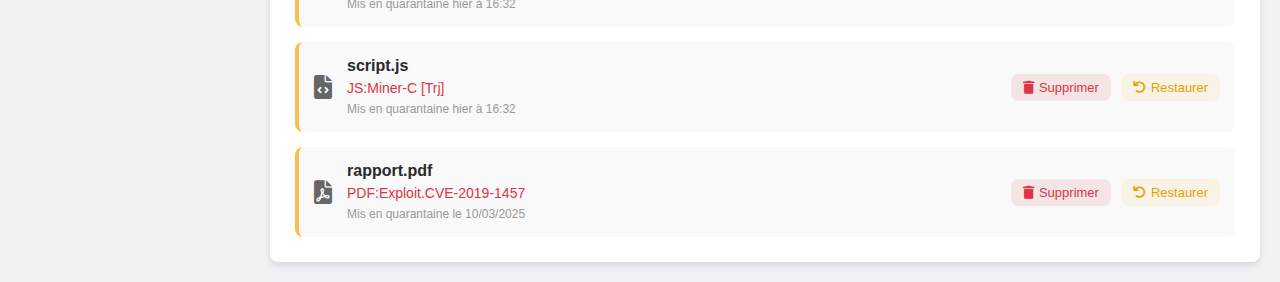
<file: scan.html>
<!DOCTYPE html>
<html lang="fr">
<head>
    <meta charset="UTF-8">
    <meta name="viewport" content="width=device-width, initial-scale=1.0">
    <title>Kubii Shield - Scan USB</title>
    <link rel="stylesheet" href="css/styles.css">
    <link rel="stylesheet" href="css/scan-styles.css">
    <link rel="stylesheet" href="https://cdnjs.cloudflare.com/ajax/libs/font-awesome/6.0.0-beta3/css/all.min.css">
</head>
<body>
    <div class="container">
        <nav class="sidebar">
            <div class="logo">
                <img src="images/logo-kubii.png" alt="Kubii Logo">
                <h2>Kubii Shield</h2>
            </div>
            <ul class="nav-links">
                <li><a href="index.html"><i class="fas fa-home"></i> Tableau de bord</a></li>
                <li class="active"><a href="scan.html"><i class="fas fa-search"></i> Scan USB</a></li>
                <li><a href="vpn.html"><i class="fas fa-shield-alt"></i> VPN</a></li>
                <li><a href="adblock.html"><i class="fas fa-ban"></i> Anti-Publicités</a></li>
                <li><a href="firewall.html"><i class="fas fa-fire"></i> Pare-feu</a></li>
                <li><a href="settings.html"><i class="fas fa-cog"></i> Paramètres</a></li>
            </ul>
            <div class="status-info">
                <p><i class="fas fa-circle status-icon active"></i> Système actif</p>
                <p><i class="fas fa-microchip"></i> CPU: <span id="cpu-usage">25%</span></p>
                <p><i class="fas fa-memory"></i> RAM: <span id="ram-usage">512 MB</span></p>
                <p><i class="fas fa-temperature-high"></i> Temp: <span id="temperature">42°C</span></p>
            </div>
        </nav>

        <main class="content">
            <header>
                <h1>Scan des supports USB</h1>
                <div class="user-info">
                    <span>Vérifiez vos périphériques contre les malwares</span>
                    <button class="help-btn"><i class="fas fa-question-circle"></i> Aide</button>
                </div>
            </header>

            <div class="scan-dashboard">
                <div class="scan-status-card">
                    <div class="scan-status-info">
                        <div class="scan-icon-container">
                            <i class="fa-brands fa-usb scan-icon"></i>
                        </div>                        
                        <div class="scan-message">
                            <h2>Prêt à scanner</h2>
                            <p>Connectez un périphérique USB pour commencer le scan</p>
                        </div>
                    </div>
                    <div class="scan-animation">
                        <div class="raspberry-pi-container">
                            <div class="raspberry-board">
                                <div class="board-components">
                                    <div class="processor"></div>
                                    <div class="gpio-pins"></div>
                                    <div class="ethernet-port"></div>
                                    <div class="hdmi-ports"></div>
                                </div>
                                <div class="usb-ports-section">
                                    <div class="usb-port" data-port="1">
                                        <div class="port-label">USB 1</div>
                                        <div class="port-slot empty">
                                            <div class="port-light"></div>
                                        </div>
                                    </div>
                                    <div class="usb-port" data-port="2">
                                        <div class="port-label">USB 2</div>
                                        <div class="port-slot empty">
                                            <div class="port-light"></div>
                                        </div>
                                    </div>
                                    <div class="usb-port" data-port="3">
                                        <div class="port-label">USB 3</div>
                                        <div class="port-slot empty">
                                            <div class="port-light"></div>
                                        </div>
                                    </div>
                                    <div class="usb-port" data-port="4">
                                        <div class="port-label">USB 4</div>
                                        <div class="port-slot empty">
                                            <div class="port-light"></div>
                                        </div>
                                    </div>
                                </div>
                            </div>
                        </div>
                    </div>
                </div>
                <div class="scan-options-card">
                    <h2>Options de scan</h2>
                    <div class="scan-option-list">
                        <div class="scan-option">
                            <div class="option-info">
                                <h3>Mode de scan</h3>
                                <p>Sélectionnez la profondeur de l'analyse</p>
                            </div>
                            <select class="option-select">
                                <option value="quick">Rapide (recommandé)</option>
                                <option value="deep">Approfondi</option>
                                <option value="custom">Personnalisé</option>
                            </select>
                        </div>
                        
                        <div class="scan-option">
                            <div class="option-info">
                                <h3>Scan automatique</h3>
                                <p>Scanner automatiquement lorsqu'un périphérique est connecté</p>
                            </div>
                            <label class="switch">
                                <input type="checkbox" checked>
                                <span class="slider round"></span>
                            </label>
                        </div>
                        
                        <div class="scan-option">
                            <div class="option-info">
                                <h3>Quarantaine automatique</h3>
                                <p>Mettre automatiquement en quarantaine les fichiers suspects</p>
                            </div>
                            <label class="switch">
                                <input type="checkbox" checked>
                                <span class="slider round"></span>
                            </label>
                        </div>
                        
                        <div class="scan-option">
                            <div class="option-info">
                                <h3>Rechercher dans les archives</h3>
                                <p>Scanner le contenu des fichiers compressés (ZIP, RAR, etc.)</p>
                            </div>
                            <label class="switch">
                                <input type="checkbox">
                                <span class="slider round"></span>
                            </label>
                        </div>
                    </div>
                </div>

                <div class="scan-history-card">
                    <div class="card-header">
                        <h2>Historique des scans</h2>
                        <button class="clear-btn"><i class="fas fa-trash"></i> Effacer l'historique</button>
                    </div>
                    
                    <div class="history-table">
                        <div class="history-row header">
                            <div class="history-cell">Date</div>
                            <div class="history-cell">Périphérique</div>
                            <div class="history-cell">Fichiers scannés</div>
                            <div class="history-cell">Menaces</div>
                            <div class="history-cell">Statut</div>
                            <div class="history-cell">Actions</div>
                        </div>
                        
                        <div class="history-row">
                            <div class="history-cell">Aujourd'hui 10:15</div>
                            <div class="history-cell">Kingston DataTraveler (16GB)</div>
                            <div class="history-cell">1,542</div>
                            <div class="history-cell">0</div>
                            <div class="history-cell"><span class="status-badge success">Propre</span></div>
                            <div class="history-cell">
                                <button class="icon-btn"><i class="fas fa-eye"></i></button>
                                <button class="icon-btn"><i class="fas fa-download"></i></button>
                            </div>
                        </div>
                        
                        <div class="history-row">
                            <div class="history-cell">Hier 16:32</div>
                            <div class="history-cell">SanDisk Ultra (32GB)</div>
                            <div class="history-cell">3,871</div>
                            <div class="history-cell">2</div>
                            <div class="history-cell"><span class="status-badge danger">Infecté</span></div>
                            <div class="history-cell">
                                <button class="icon-btn"><i class="fas fa-eye"></i></button>
                                <button class="icon-btn"><i class="fas fa-download"></i></button>
                            </div>
                        </div>
                        
                        <div class="history-row">
                            <div class="history-cell">15/03/2025 09:45</div>
                            <div class="history-cell">WD Elements (500GB)</div>
                            <div class="history-cell">24,567</div>
                            <div class="history-cell">0</div>
                            <div class="history-cell"><span class="status-badge success">Propre</span></div>
                            <div class="history-cell">
                                <button class="icon-btn"><i class="fas fa-eye"></i></button>
                                <button class="icon-btn"><i class="fas fa-download"></i></button>
                            </div>
                        </div>
                        
                        <div class="history-row">
                            <div class="history-cell">10/03/2025 14:22</div>
                            <div class="history-cell">Périphérique inconnu</div>
                            <div class="history-cell">782</div>
                            <div class="history-cell">1</div>
                            <div class="history-cell"><span class="status-badge warning">En quarantaine</span></div>
                            <div class="history-cell">
                                <button class="icon-btn"><i class="fas fa-eye"></i></button>
                                <button class="icon-btn"><i class="fas fa-download"></i></button>
                            </div>
                        </div>
                    </div>
                </div>

                <div class="quarantine-card">
                    <div class="card-header">
                        <h2>Zone de quarantaine</h2>
                        <button class="danger-btn"><i class="fas fa-trash"></i> Vider la quarantaine</button>
                    </div>
                    
                    <div class="quarantine-container">
                        <div class="quarantine-list">
                            <div class="quarantine-item">
                                <div class="quarantine-info">
                                    <i class="fas fa-file-alt file-icon"></i>
                                    <div>
                                        <h4>setup.exe</h4>
                                        <p>Trojan.Win32.Generic</p>
                                        <small>Mis en quarantaine hier à 16:32</small>
                                    </div>
                                </div>
                                <div class="quarantine-actions">
                                    <button class="small-btn danger"><i class="fas fa-trash"></i> Supprimer</button>
                                    <button class="small-btn warning"><i class="fas fa-undo"></i> Restaurer</button>
                                </div>
                            </div>
                            
                            <div class="quarantine-item">
                                <div class="quarantine-info">
                                    <i class="fas fa-file-code file-icon"></i>
                                    <div>
                                        <h4>script.js</h4>
                                        <p>JS:Miner-C [Trj]</p>
                                        <small>Mis en quarantaine hier à 16:32</small>
                                    </div>
                                </div>
                                <div class="quarantine-actions">
                                    <button class="small-btn danger"><i class="fas fa-trash"></i> Supprimer</button>
                                    <button class="small-btn warning"><i class="fas fa-undo"></i> Restaurer</button>
                                </div>
                            </div>
                            
                            <div class="quarantine-item">
                                <div class="quarantine-info">
                                    <i class="fas fa-file-pdf file-icon"></i>
                                    <div>
                                        <h4>rapport.pdf</h4>
                                        <p>PDF:Exploit.CVE-2019-1457</p>
                                        <small>Mis en quarantaine le 10/03/2025</small>
                                    </div>
                                </div>
                                <div class="quarantine-actions">
                                    <button class="small-btn danger"><i class="fas fa-trash"></i> Supprimer</button>
                                    <button class="small-btn warning"><i class="fas fa-undo"></i> Restaurer</button>
                                </div>
                            </div>
                        </div>
                    </div>
                </div>
            </div>
        </main>
    </div>

    <script src="js/script.js"></script>
    <script src="js/scan.js"></script>
</body>
</html>
</file>
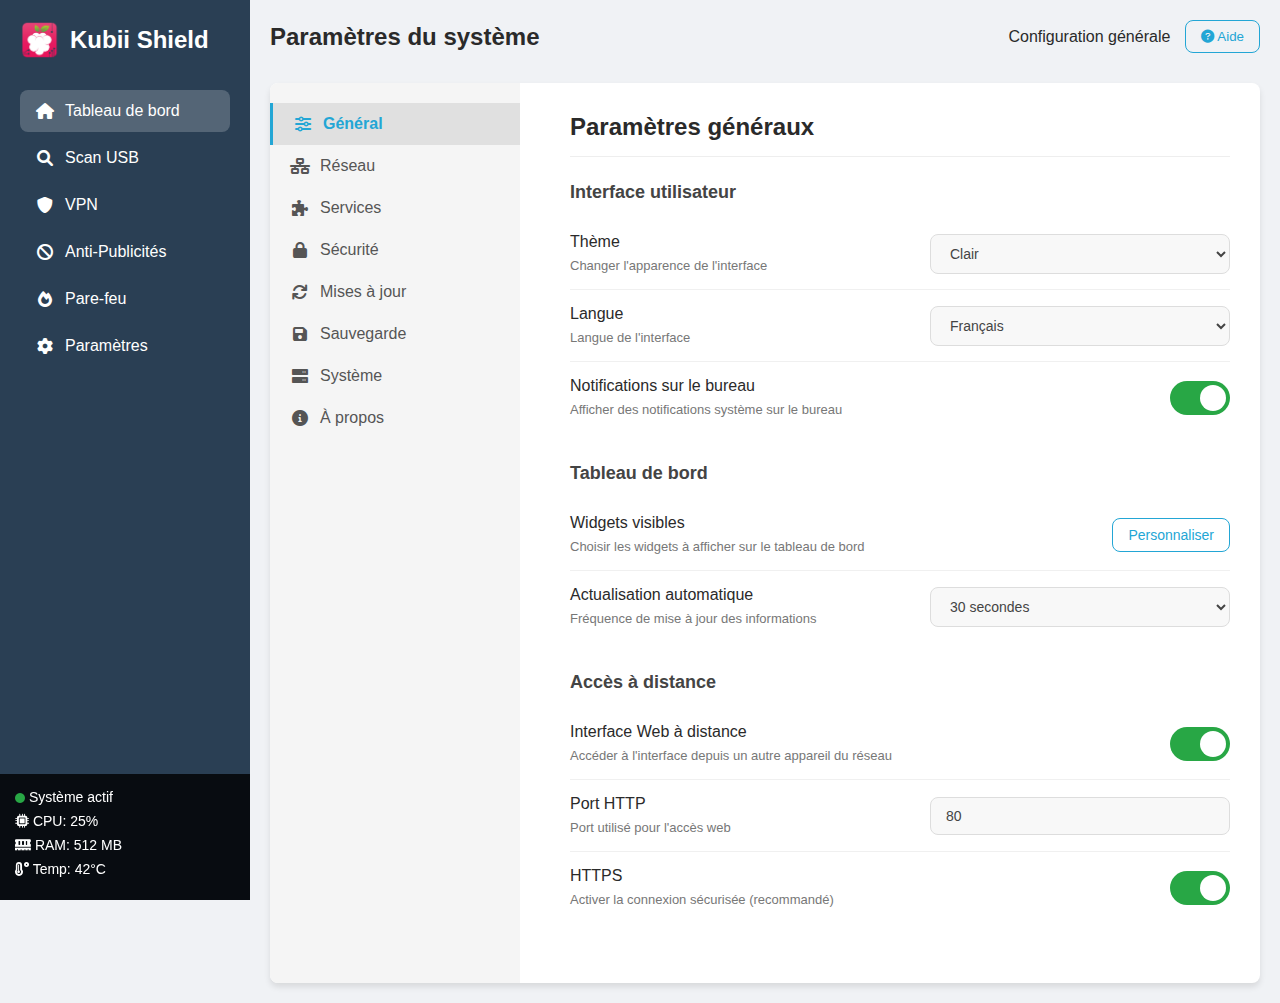
<file: settings.html>
<!DOCTYPE html>
<html lang="fr">
<head>
    <meta charset="UTF-8">
    <meta name="viewport" content="width=device-width, initial-scale=1.0">
    <title>Kubii Shield - Paramètres</title>
    <link rel="stylesheet" href="css/styles.css">
    <link rel="stylesheet" href="css/settings-styles.css">
    <link rel="stylesheet" href="https://cdnjs.cloudflare.com/ajax/libs/font-awesome/6.0.0-beta3/css/all.min.css">
</head>
<body>
    <div class="container">
        <nav class="sidebar">
            <div class="logo">
                <img src="images/logo-kubii.png" alt="Kubii Logo">
                <h2>Kubii Shield</h2>
            </div>
            <ul class="nav-links">
                <li class="active"><a href="index.html"><i class="fas fa-home"></i> Tableau de bord</a></li>
                <li><a href="scan.html"><i class="fas fa-search"></i> Scan USB</a></li>
                <li><a href="vpn.html"><i class="fas fa-shield-alt"></i> VPN</a></li>
                <li><a href="adblock.html"><i class="fas fa-ban"></i> Anti-Publicités</a></li>
                <li><a href="firewall.html"><i class="fas fa-fire"></i> Pare-feu</a></li>
                <li><a href="settings.html"><i class="fas fa-cog"></i> Paramètres</a></li>
            </ul>            
            <div class="status-info">
                <p><i class="fas fa-circle status-icon active"></i> Système actif</p>
                <p><i class="fas fa-microchip"></i> CPU: <span id="cpu-usage">25%</span></p>
                <p><i class="fas fa-memory"></i> RAM: <span id="ram-usage">512 MB</span></p>
                <p><i class="fas fa-temperature-high"></i> Temp: <span id="temperature">42°C</span></p>
            </div>
        </nav>

        <main class="content">
            <header>
                <h1>Paramètres du système</h1>
                <div class="user-info">
                    <span>Configuration générale</span>
                    <button class="help-btn"><i class="fas fa-question-circle"></i> Aide</button>
                </div>
            </header>

            <div class="settings-container">
                <div class="settings-sidebar">
                    <ul class="settings-nav">
                        <li class="active" data-target="general"><i class="fas fa-sliders-h"></i> Général</li>
                        <li data-target="network"><i class="fas fa-network-wired"></i> Réseau</li>
                        <li data-target="services"><i class="fas fa-puzzle-piece"></i> Services</li>
                        <li data-target="security"><i class="fas fa-lock"></i> Sécurité</li>
                        <li data-target="updates"><i class="fas fa-sync"></i> Mises à jour</li>
                        <li data-target="backup"><i class="fas fa-save"></i> Sauvegarde</li>
                        <li data-target="system"><i class="fas fa-server"></i> Système</li>
                        <li data-target="about"><i class="fas fa-info-circle"></i> À propos</li>
                    </ul>
                </div>
                
                <div class="settings-content">
                    <!-- Paramètres généraux (visible par défaut) -->
                    <div class="settings-section active" id="general">
                        <h2>Paramètres généraux</h2>
                        
                        <div class="settings-group">
                            <h3>Interface utilisateur</h3>
                            
                            <div class="setting-row">
                                <div class="setting-label">
                                    <span>Thème</span>
                                    <small>Changer l'apparence de l'interface</small>
                                </div>
                                <div class="setting-control">
                                    <select class="setting-select">
                                        <option value="light">Clair</option>
                                        <option value="dark">Sombre</option>
                                        <option value="auto">Automatique (selon système)</option>
                                    </select>
                                </div>
                            </div>
                            
                            <div class="setting-row">
                                <div class="setting-label">
                                    <span>Langue</span>
                                    <small>Langue de l'interface</small>
                                </div>
                                <div class="setting-control">
                                    <select class="setting-select">
                                        <option value="fr">Français</option>
                                        <option value="en">English</option>
                                        <option value="de">Deutsch</option>
                                        <option value="es">Español</option>
                                    </select>
                                </div>
                            </div>
                            
                            <div class="setting-row">
                                <div class="setting-label">
                                    <span>Notifications sur le bureau</span>
                                    <small>Afficher des notifications système sur le bureau</small>
                                </div>
                                <div class="setting-control">
                                    <label class="switch">
                                        <input type="checkbox" checked>
                                        <span class="slider round"></span>
                                    </label>
                                </div>
                            </div>
                        </div>
                        
                        <div class="settings-group">
                            <h3>Tableau de bord</h3>
                            
                            <div class="setting-row">
                                <div class="setting-label">
                                    <span>Widgets visibles</span>
                                    <small>Choisir les widgets à afficher sur le tableau de bord</small>
                                </div>
                                <div class="setting-control">
                                    <button class="outline-btn">Personnaliser</button>
                                </div>
                            </div>
                            
                            <div class="setting-row">
                                <div class="setting-label">
                                    <span>Actualisation automatique</span>
                                    <small>Fréquence de mise à jour des informations</small>
                                </div>
                                <div class="setting-control">
                                    <select class="setting-select">
                                        <option value="10">10 secondes</option>
                                        <option value="30" selected>30 secondes</option>
                                        <option value="60">1 minute</option>
                                        <option value="300">5 minutes</option>
                                    </select>
                                </div>
                            </div>
                        </div>
                        
                        <div class="settings-group">
                            <h3>Accès à distance</h3>
                            
                            <div class="setting-row">
                                <div class="setting-label">
                                    <span>Interface Web à distance</span>
                                    <small>Accéder à l'interface depuis un autre appareil du réseau</small>
                                </div>
                                <div class="setting-control">
                                    <label class="switch">
                                        <input type="checkbox" checked>
                                        <span class="slider round"></span>
                                    </label>
                                </div>
                            </div>
                            
                            <div class="setting-row">
                                <div class="setting-label">
                                    <span>Port HTTP</span>
                                    <small>Port utilisé pour l'accès web</small>
                                </div>
                                <div class="setting-control">
                                    <input type="number" class="setting-input" value="80" min="1" max="65535">
                                </div>
                            </div>
                            
                            <div class="setting-row">
                                <div class="setting-label">
                                    <span>HTTPS</span>
                                    <small>Activer la connexion sécurisée (recommandé)</small>
                                </div>
                                <div class="setting-control">
                                    <label class="switch">
                                        <input type="checkbox" checked>
                                        <span class="slider round"></span>
                                    </label>
                                </div>
                            </div>
                        </div>
                    </div>
                    
                    <!-- Paramètres réseau -->
                    <div class="settings-section" id="network">
                        <h2>Paramètres réseau</h2>
                        
                        <div class="settings-group">
                            <h3>Configuration du réseau</h3>
                            
                            <div class="setting-row">
                                <div class="setting-label">
                                    <span>Interface</span>
                                    <small>Sélectionner l'interface réseau principale</small>
                                </div>
                                <div class="setting-control">
                                    <select class="setting-select">
                                        <option value="eth0">Ethernet (eth0)</option>
                                        <option value="wlan0">Wi-Fi (wlan0)</option>
                                    </select>
                                </div>
                            </div>
                            
                            <div class="setting-row">
                                <div class="setting-label">
                                    <span>Mode IP</span>
                                    <small>Configuration de l'adresse IP</small>
                                </div>
                                <div class="setting-control">
                                    <select class="setting-select">
                                        <option value="dhcp" selected>DHCP (automatique)</option>
                                        <option value="static">Statique</option>
                                    </select>
                                </div>
                            </div>
                            
                            <div class="setting-row dhcp-hidden">
                                <div class="setting-label">
                                    <span>Adresse IP</span>
                                    <small>Adresse IP statique</small>
                                </div>
                                <div class="setting-control">
                                    <input type="text" class="setting-input" placeholder="192.168.1.100">
                                </div>
                            </div>
                            
                            <div class="setting-row dhcp-hidden">
                                <div class="setting-label">
                                    <span>Masque de sous-réseau</span>
                                    <small>Masque de sous-réseau</small>
                                </div>
                                <div class="setting-control">
                                    <input type="text" class="setting-input" placeholder="255.255.255.0">
                                </div>
                            </div>
                            
                            <div class="setting-row dhcp-hidden">
                                <div class="setting-label">
                                    <span>Passerelle</span>
                                    <small>Adresse IP de la passerelle</small>
                                </div>
                                <div class="setting-control">
                                    <input type="text" class="setting-input" placeholder="192.168.1.1">
                                </div>
                            </div>
                            
                            <div class="setting-row dhcp-hidden">
                                <div class="setting-label">
                                    <span>DNS</span>
                                    <small>Serveurs DNS (séparés par des virgules)</small>
                                </div>
                                <div class="setting-control">
                                    <input type="text" class="setting-input" placeholder="8.8.8.8, 8.8.4.4">
                                </div>
                            </div>
                        </div>
                        
                        <div class="settings-group">
                            <h3>Wi-Fi</h3>
                            
                            <div class="setting-row">
                                <div class="setting-label">
                                    <span>Activer le Wi-Fi</span>
                                    <small>Activer/désactiver l'interface Wi-Fi</small>
                                </div>
                                <div class="setting-control">
                                    <label class="switch">
                                        <input type="checkbox">
                                        <span class="slider round"></span>
                                    </label>
                                </div>
                            </div>
                            
                            <div class="setting-row">
                                <div class="setting-label">
                                    <span>SSID</span>
                                    <small>Nom du réseau Wi-Fi</small>
                                </div>
                                <div class="setting-control">
                                    <input type="text" class="setting-input" placeholder="Entrez le SSID">
                                </div>
                            </div>
                            
                            <div class="setting-row">
                                <div class="setting-label">
                                    <span>Mot de passe</span>
                                    <small>Mot de passe du réseau Wi-Fi</small>
                                </div>
                                <div class="setting-control">
                                    <input type="password" class="setting-input" placeholder="Entrez le mot de passe">
                                </div>
                            </div>
                            
                            <div class="setting-row">
                                <div class="setting-label">
                                    <span>Réseaux disponibles</span>
                                    <small>Rechercher les réseaux Wi-Fi à proximité</small>
                                </div>
                                <div class="setting-control">
                                    <button class="outline-btn">Rechercher</button>
                                </div>
                            </div>
                        </div>
                    </div>
                    
                    <!-- Autres sections (vides pour la maquette) -->
                    <div class="settings-section" id="services">
                        <h2>Gestion des services</h2>
                        <div class="settings-placeholder">
                            <i class="fas fa-puzzle-piece"></i>
                            <p>Cette section permet d'activer, désactiver et configurer les différents services de votre Kubii Shield.</p>
                        </div>
                    </div>
                    
                    <div class="settings-section" id="security">
                        <h2>Paramètres de sécurité</h2>
                        <div class="settings-placeholder">
                            <i class="fas fa-lock"></i>
                            <p>Cette section permet de configurer les paramètres de sécurité avancés ainsi que les identifiants d'accès.</p>
                        </div>
                    </div>
                    
                    <div class="settings-section" id="updates">
                        <h2>Mises à jour</h2>
                        <div class="settings-placeholder">
                            <i class="fas fa-sync"></i>
                            <p>Cette section permet de gérer les mises à jour du système et des différents services.</p>
                        </div>
                    </div>
                    
                    <div class="settings-section" id="backup">
                        <h2>Sauvegarde et restauration</h2>
                        <div class="settings-placeholder">
                            <i class="fas fa-save"></i>
                            <p>Cette section permet de sauvegarder et restaurer la configuration de votre Kubii Shield.</p>
                        </div>
                    </div>
                    
                    <div class="settings-section" id="system">
                        <h2>Informations système</h2>
                        <div class="settings-placeholder">
                            <i class="fas fa-server"></i>
                            <p>Cette section affiche les informations techniques de votre Kubii Shield et permet de le redémarrer ou de l'arrêter.</p>
                        </div>
                    </div>
                    
                    <div class="settings-section" id="about">
                        <h2>À propos</h2>
                        <div class="about-content">
                            <div class="about-logo">
                                <img src="images/logo-kubii.png" alt="Kubii Shield Logo">
                                <h3>Kubii Shield</h3>
                                <p class="version">Version 1.0.0</p>
                            </div>
                            <p>Kubii Shield est une solution complète de protection de données basée sur Raspberry Pi, développée par Kubii.</p>
                            <p>© 2025 Kubii. Tous droits réservés.</p>
                            <div class="about-links">
                                <a href="#" class="about-link"><i class="fas fa-globe"></i> Site web</a>
                                <a href="#" class="about-link"><i class="fas fa-book"></i> Documentation</a>
                                <a href="#" class="about-link"><i class="fas fa-question-circle"></i> Support</a>
                                <a href="#" class="about-link"><i class="fas fa-file-alt"></i> Licence</a>
                            </div>
                        </div>
                    </div>
                </div>
            </div>
        </main>
    </div>

    <script src="js/script.js"></script>
    <script src="js/settings.js"></script>
</body>
</html>
</file>
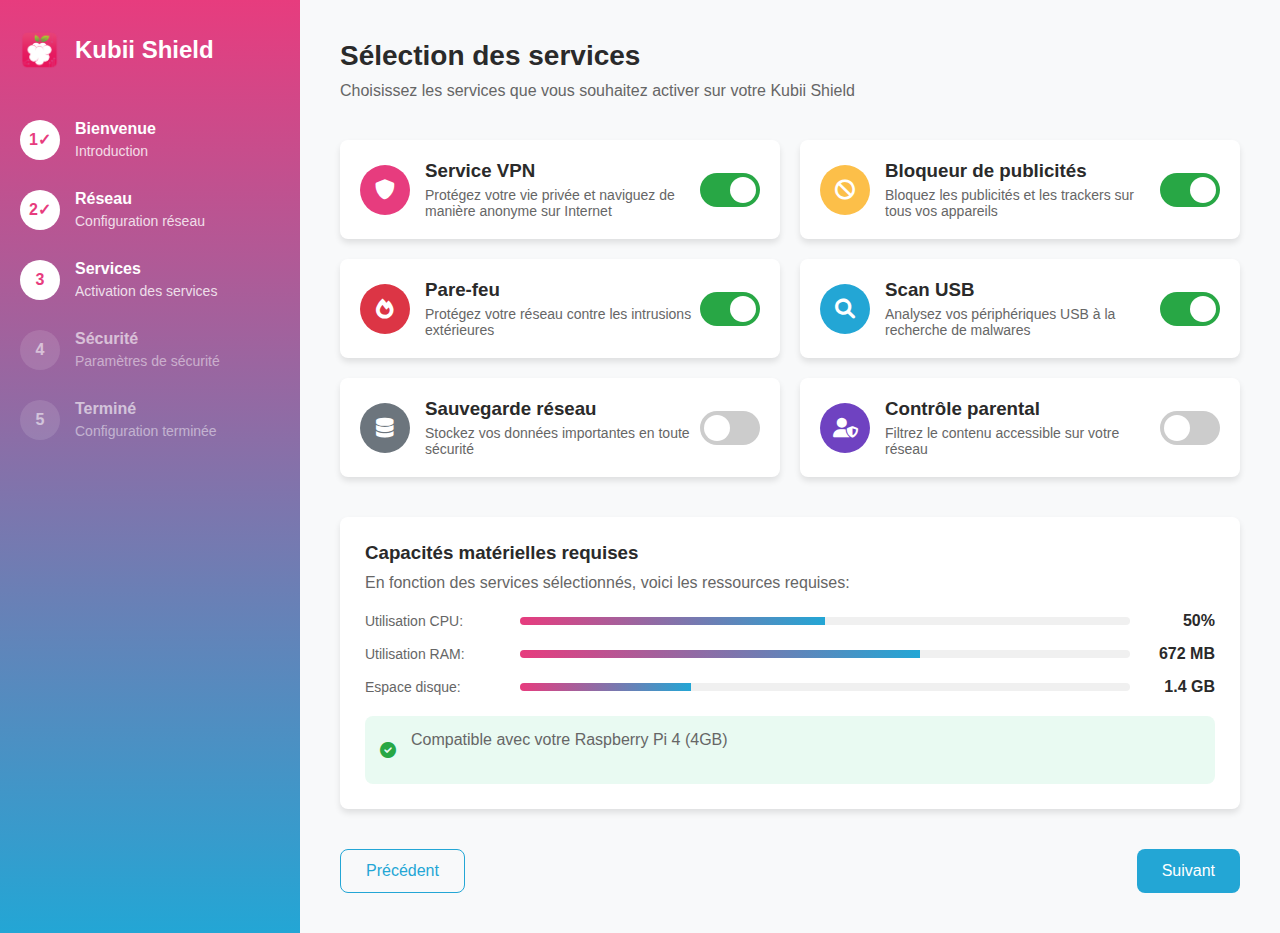
<file: setup.html>
<!DOCTYPE html>
<html lang="fr">
<head>
    <meta charset="UTF-8">
    <meta name="viewport" content="width=device-width, initial-scale=1.0">
    <title>Kubii Shield - Configuration initiale</title>
    <link rel="stylesheet" href="css/styles.css">
    <link rel="stylesheet" href="css/setup-styles.css">
    <link rel="stylesheet" href="https://cdnjs.cloudflare.com/ajax/libs/font-awesome/6.0.0-beta3/css/all.min.css">
</head>
<body class="setup-body">
    <div class="setup-container">
        <div class="setup-sidebar">
            <div class="logo">
                <img src="images/logo-kubii.png" alt="Kubii Logo">
                <h2>Kubii Shield</h2>
            </div>
            <div class="setup-steps">
                <div class="step completed">
                    <div class="step-number">1</div>
                    <div class="step-info">
                        <h3>Bienvenue</h3>
                        <p>Introduction</p>
                    </div>
                </div>
                <div class="step completed">
                    <div class="step-number">2</div>
                    <div class="step-info">
                        <h3>Réseau</h3>
                        <p>Configuration réseau</p>
                    </div>
                </div>
                <div class="step active">
                    <div class="step-number">3</div>
                    <div class="step-info">
                        <h3>Services</h3>
                        <p>Activation des services</p>
                    </div>
                </div>
                <div class="step">
                    <div class="step-number">4</div>
                    <div class="step-info">
                        <h3>Sécurité</h3>
                        <p>Paramètres de sécurité</p>
                    </div>
                </div>
                <div class="step">
                    <div class="step-number">5</div>
                    <div class="step-info">
                        <h3>Terminé</h3>
                        <p>Configuration terminée</p>
                    </div>
                </div>
            </div>
        </div>

        <div class="setup-content">
            <div class="setup-header">
                <h1>Sélection des services</h1>
                <p>Choisissez les services que vous souhaitez activer sur votre Kubii Shield</p>
            </div>

            <div class="setup-form">
                <div class="services-grid">
                    <div class="service-card">
                        <div class="service-icon vpn">
                            <i class="fas fa-shield-alt"></i>
                        </div>
                        <div class="service-info">
                            <h3>Service VPN</h3>
                            <p>Protégez votre vie privée et naviguez de manière anonyme sur Internet</p>
                        </div>
                        <label class="switch">
                            <input type="checkbox" checked>
                            <span class="slider round"></span>
                        </label>
                    </div>

                    <div class="service-card">
                        <div class="service-icon adblock">
                            <i class="fas fa-ban"></i>
                        </div>
                        <div class="service-info">
                            <h3>Bloqueur de publicités</h3>
                            <p>Bloquez les publicités et les trackers sur tous vos appareils</p>
                        </div>
                        <label class="switch">
                            <input type="checkbox" checked>
                            <span class="slider round"></span>
                        </label>
                    </div>

                    <div class="service-card">
                        <div class="service-icon firewall">
                            <i class="fas fa-fire"></i>
                        </div>
                        <div class="service-info">
                            <h3>Pare-feu</h3>
                            <p>Protégez votre réseau contre les intrusions extérieures</p>
                        </div>
                        <label class="switch">
                            <input type="checkbox" checked>
                            <span class="slider round"></span>
                        </label>
                    </div>

                    <div class="service-card">
                        <div class="service-icon scan">
                            <i class="fas fa-search"></i>
                        </div>
                        <div class="service-info">
                            <h3>Scan USB</h3>
                            <p>Analysez vos périphériques USB à la recherche de malwares</p>
                        </div>
                        <label class="switch">
                            <input type="checkbox" checked>
                            <span class="slider round"></span>
                        </label>
                    </div>

                    <div class="service-card">
                        <div class="service-icon backup">
                            <i class="fas fa-database"></i>
                        </div>
                        <div class="service-info">
                            <h3>Sauvegarde réseau</h3>
                            <p>Stockez vos données importantes en toute sécurité</p>
                        </div>
                        <label class="switch">
                            <input type="checkbox">
                            <span class="slider round"></span>
                        </label>
                    </div>

                    <div class="service-card">
                        <div class="service-icon parental">
                            <i class="fas fa-user-shield"></i>
                        </div>
                        <div class="service-info">
                            <h3>Contrôle parental</h3>
                            <p>Filtrez le contenu accessible sur votre réseau</p>
                        </div>
                        <label class="switch">
                            <input type="checkbox">
                            <span class="slider round"></span>
                        </label>
                    </div>
                </div>

                <div class="hardware-requirements">
                    <h3>Capacités matérielles requises</h3>
                    <p>En fonction des services sélectionnés, voici les ressources requises:</p>
                    
                    <div class="requirements-details">
                        <div class="requirement">
                            <div class="requirement-label">Utilisation CPU:</div>
                            <div class="requirement-bar">
                                <div class="requirement-progress" style="width: 60%;"></div>
                            </div>
                            <div class="requirement-value">60%</div>
                        </div>
                        
                        <div class="requirement">
                            <div class="requirement-label">Utilisation RAM:</div>
                            <div class="requirement-bar">
                                <div class="requirement-progress" style="width: 75%;"></div>
                            </div>
                            <div class="requirement-value">768 MB</div>
                        </div>
                        
                        <div class="requirement">
                            <div class="requirement-label">Espace disque:</div>
                            <div class="requirement-bar">
                                <div class="requirement-progress" style="width: 30%;"></div>
                            </div>
                            <div class="requirement-value">1.5 GB</div>
                        </div>
                    </div>
                    
                    <div class="requirements-message success">
                        <i class="fas fa-check-circle"></i>
                        <p>Compatible avec votre Raspberry Pi 4 (4GB)</p>
                    </div>
                </div>
            </div>

            <div class="setup-footer">
                <button class="btn btn-outline">Précédent</button>
                <button class="btn btn-primary">Suivant</button>
            </div>
        </div>
    </div>

    <script src="js/setup.js"></script>
</body>
</html>
</file>
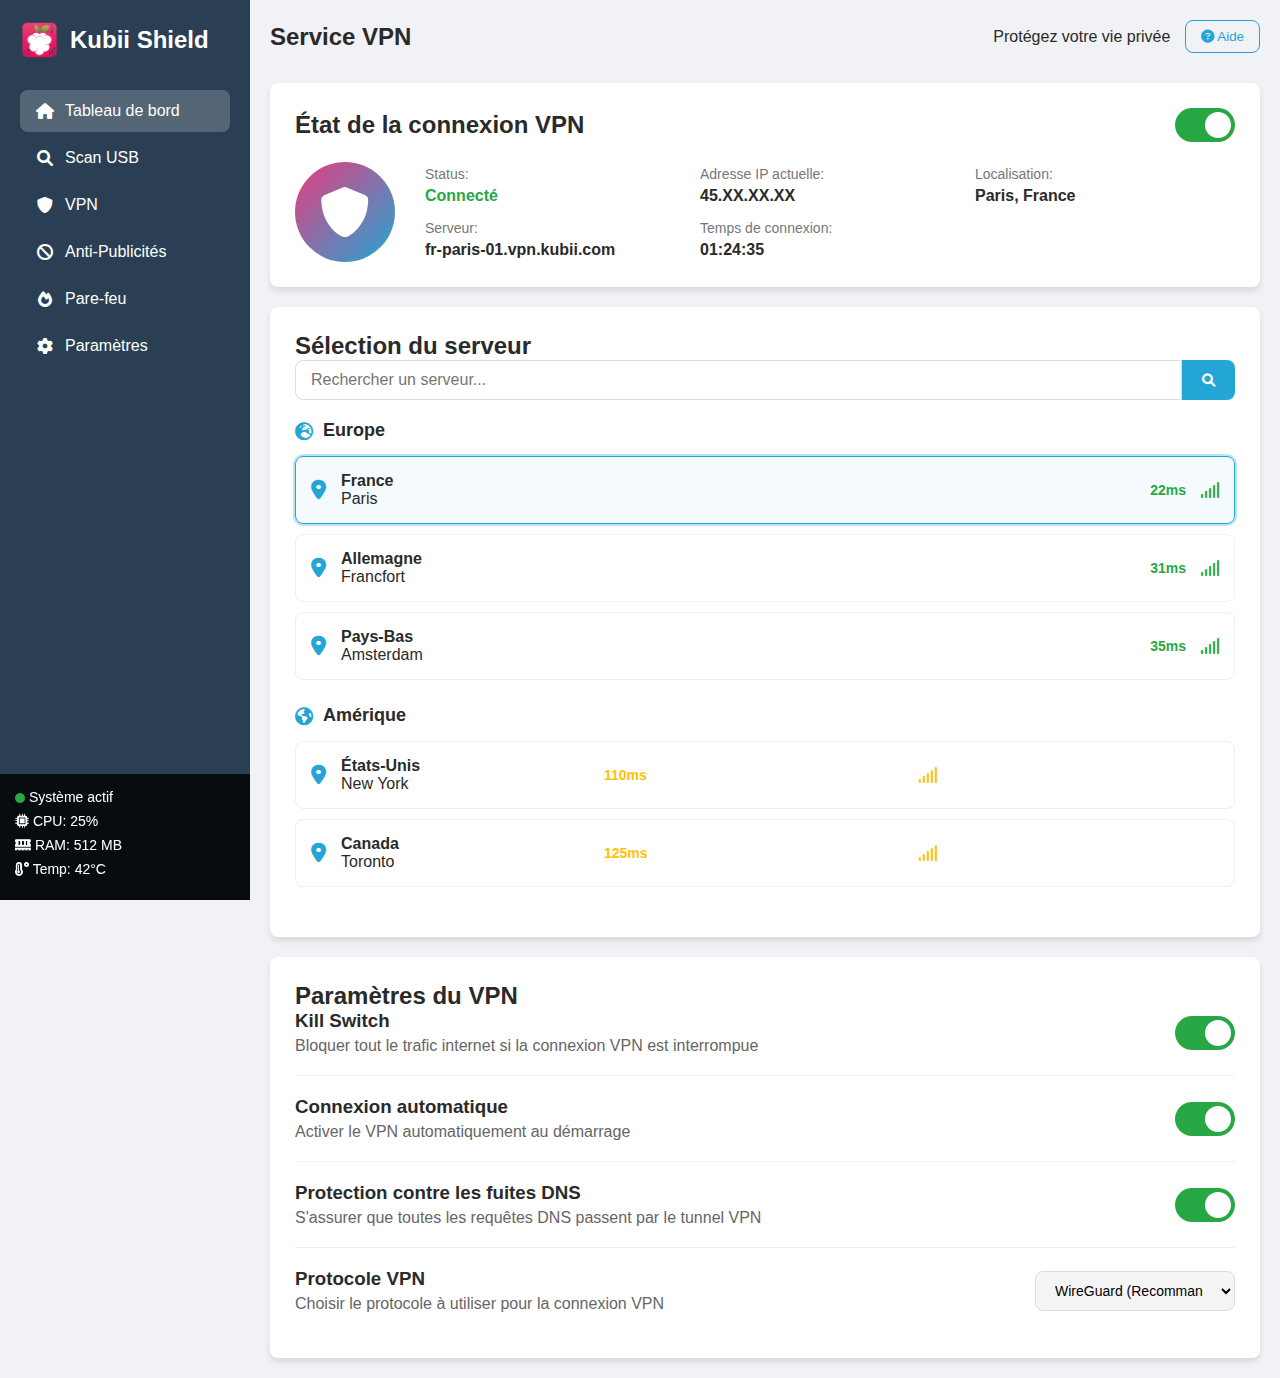
<file: vpn.html>
<!DOCTYPE html>
<html lang="fr">
<head>
    <meta charset="UTF-8">
    <meta name="viewport" content="width=device-width, initial-scale=1.0">
    <title>Kubii Shield - VPN</title>
    <link rel="stylesheet" href="css/styles.css">
    <link rel="stylesheet" href="css/vpn-styles.css">
    <link rel="stylesheet" href="https://cdnjs.cloudflare.com/ajax/libs/font-awesome/6.0.0-beta3/css/all.min.css">
</head>
<body>
    <div class="container">
        <nav class="sidebar">
            <div class="logo">
                <img src="images/logo-kubii.png" alt="Kubii Logo">
                <h2>Kubii Shield</h2>
            </div>
            <ul class="nav-links">
                <li class="active"><a href="index.html"><i class="fas fa-home"></i> Tableau de bord</a></li>
                <li><a href="scan.html"><i class="fas fa-search"></i> Scan USB</a></li>
                <li><a href="vpn.html"><i class="fas fa-shield-alt"></i> VPN</a></li>
                <li><a href="adblock.html"><i class="fas fa-ban"></i> Anti-Publicités</a></li>
                <li><a href="firewall.html"><i class="fas fa-fire"></i> Pare-feu</a></li>
                <li><a href="settings.html"><i class="fas fa-cog"></i> Paramètres</a></li>
            </ul>            
            <div class="status-info">
                <p><i class="fas fa-circle status-icon active"></i> Système actif</p>
                <p><i class="fas fa-microchip"></i> CPU: <span id="cpu-usage">25%</span></p>
                <p><i class="fas fa-memory"></i> RAM: <span id="ram-usage">512 MB</span></p>
                <p><i class="fas fa-temperature-high"></i> Temp: <span id="temperature">42°C</span></p>
            </div>
        </nav>

        <main class="content">
            <header>
                <h1>Service VPN</h1>
                <div class="user-info">
                    <span>Protégez votre vie privée</span>
                    <button class="help-btn"><i class="fas fa-question-circle"></i> Aide</button>
                </div>
            </header>

            <div class="vpn-dashboard">
                <div class="vpn-status-card">
                    <div class="vpn-status-header">
                        <h2>État de la connexion VPN</h2>
                        <label class="switch">
                            <input type="checkbox" id="vpn-toggle" checked>
                            <span class="slider round"></span>
                        </label>
                    </div>
                    <div class="vpn-status-body">
                        <div class="vpn-status-icon">
                            <i class="fas fa-shield-alt"></i>
                        </div>
                        <div class="vpn-status-details">
                            <div class="status-item">
                                <span class="label">Status:</span>
                                <span class="value active">Connecté</span>
                            </div>
                            <div class="status-item">
                                <span class="label">Adresse IP actuelle:</span>
                                <span class="value">45.XX.XX.XX</span>
                            </div>
                            <div class="status-item">
                                <span class="label">Localisation:</span>
                                <span class="value">Paris, France</span>
                            </div>
                            <div class="status-item">
                                <span class="label">Serveur:</span>
                                <span class="value">fr-paris-01.vpn.kubii.com</span>
                            </div>
                            <div class="status-item">
                                <span class="label">Temps de connexion:</span>
                                <span class="value">01:24:35</span>
                            </div>
                        </div>
                    </div>
                </div>

                <div class="vpn-servers">
                    <h2>Sélection du serveur</h2>
                    <div class="server-search">
                        <input type="text" placeholder="Rechercher un serveur...">
                        <button class="search-btn"><i class="fas fa-search"></i></button>
                    </div>
                    <div class="server-list">
                        <div class="server-group">
                            <h3><i class="fas fa-globe-europe"></i> Europe</h3>
                            <div class="server active">
                                <div class="server-info">
                                    <i class="fas fa-map-marker-alt"></i>
                                    <div>
                                        <h4>France</h4>
                                        <span>Paris</span>
                                    </div>
                                </div>
                                <div class="server-stats">
                                    <span class="ping good">22ms</span>
                                    <i class="fas fa-signal good"></i>
                                </div>
                            </div>
                            <div class="server">
                                <div class="server-info">
                                    <i class="fas fa-map-marker-alt"></i>
                                    <div>
                                        <h4>Allemagne</h4>
                                        <span>Francfort</span>
                                    </div>
                                </div>
                                <div class="server-stats">
                                    <span class="ping good">31ms</span>
                                    <i class="fas fa-signal good"></i>
                                </div>
                            </div>
                            <div class="server">
                                <div class="server-info">
                                    <i class="fas fa-map-marker-alt"></i>
                                    <div>
                                        <h4>Pays-Bas</h4>
                                        <span>Amsterdam</span>
                                    </div>
                                </div>
                                <div class="server-stats">
                                    <span class="ping good">35ms</span>
                                    <i class="fas fa-signal good"></i>
                                </div>
                            </div>
                        </div>
                        
                        <div class="server-group">
                            <h3><i class="fas fa-globe-americas"></i> Amérique</h3>
                            <div class="server">
                                <div class="server-info">
                                    <i class="fas fa-map-marker-alt"></i>
                                    <div>
                                        <h4>États-Unis</h4>
                                        <span>New York</span>
                                    </div>
                                </div>
                                <div class="server-stats">
                                    <span class="ping medium">110ms</span>
                                    <i class="fas fa-signal medium"></i>
                                </div>
                            </div>
                            <div class="server">
                                <div class="server-info">
                                    <i class="fas fa-map-marker-alt"></i>
                                    <div>
                                        <h4>Canada</h4>
                                        <span>Toronto</span>
                                    </div>
                                </div>
                                <div class="server-stats">
                                    <span class="ping medium">125ms</span>
                                    <i class="fas fa-signal medium"></i>
                                </div>
                            </div>
                        </div>
                    </div>
                </div>
                
                <div class="vpn-settings">
                    <h2>Paramètres du VPN</h2>
                    <div class="settings-options">
                        <div class="setting-option">
                            <div class="setting-description">
                                <h3>Kill Switch</h3>
                                <p>Bloquer tout le trafic internet si la connexion VPN est interrompue</p>
                            </div>
                            <label class="switch">
                                <input type="checkbox" checked>
                                <span class="slider round"></span>
                            </label>
                        </div>
                        
                        <div class="setting-option">
                            <div class="setting-description">
                                <h3>Connexion automatique</h3>
                                <p>Activer le VPN automatiquement au démarrage</p>
                            </div>
                            <label class="switch">
                                <input type="checkbox" checked>
                                <span class="slider round"></span>
                            </label>
                        </div>
                        
                        <div class="setting-option">
                            <div class="setting-description">
                                <h3>Protection contre les fuites DNS</h3>
                                <p>S'assurer que toutes les requêtes DNS passent par le tunnel VPN</p>
                            </div>
                            <label class="switch">
                                <input type="checkbox" checked>
                                <span class="slider round"></span>
                            </label>
                        </div>
                        
                        <div class="setting-option">
                            <div class="setting-description">
                                <h3>Protocole VPN</h3>
                                <p>Choisir le protocole à utiliser pour la connexion VPN</p>
                            </div>
                            <select class="setting-select">
                                <option value="wireguard">WireGuard (Recommandé)</option>
                                <option value="openvpn">OpenVPN</option>
                            </select>
                        </div>
                    </div>
                </div>
            </div>
        </main>
    </div>

    <script src="js/script.js"></script>
    <script src="js/vpn.js"></script>
</body>
</html>
</file>
<file: css/styles.css>
:root {
  --primary-color: #e73c7e;
  --secondary-color: #23a6d5;
  --sidebar-color: #2a3f54;  /* Nouvelle couleur pour la barre latérale */
  --dark-color: #2a2a2a;
  --light-color: #f4f4f4;
  --success-color: #28a745;
  --warning-color: #ffc107;
  --danger-color: #dc3545;
  --border-radius: 8px;
  --box-shadow: 0 4px 6px rgba(0, 0, 0, 0.1);
  --transition: all 0.3s ease;
}

* {
  margin: 0;
  padding: 0;
  box-sizing: border-box;
  font-family: 'Segoe UI', Tahoma, Geneva, Verdana, sans-serif;
}

body {
  background-color: #f0f2f5;
  color: var(--dark-color);
}

.container {
  display: block;
  min-height: 100vh;
}

/* Sidebar styles */
.sidebar {
  width: 250px;
  background-color: var(--sidebar-color);
  color: white;
  padding: 20px;
  display: flex;
  flex-direction: column;
  position: fixed; /* Fixe la sidebar pour qu'elle reste visible lors du défilement */
  top: 0;
  left: 0;
  bottom: 0; /* S'étend jusqu'au bas de la fenêtre */
  z-index: 100;
  overflow-y: auto; /* Permet le défilement du contenu de la sidebar */
}

.logo {
  display: flex;
  align-items: center;
  margin-bottom: 30px;
}

.logo img {
  width: 40px;
  margin-right: 10px;
}

.nav-links {
  list-style: none;
  margin-bottom: auto;
}

.nav-links li {
  margin-bottom: 5px;
  border-radius: var(--border-radius);
  transition: var(--transition);
}

.nav-links li.active, .nav-links li:hover {
  background-color: rgba(255, 255, 255, 0.2);
}

.nav-links a {
  display: flex;
  align-items: center;
  padding: 12px 15px;
  text-decoration: none;
  color: white;
}

.nav-links a i {
  margin-right: 10px;
  width: 20px;
  text-align: center;
}

.status-info {
  position: fixed;
  bottom: 0;
  left: 0;
  width: 250px;
  background-color: rgba(0, 0, 0, 0.8);
  padding: 15px;
  z-index: 101; /* Au-dessus de la sidebar */
}

.status-info p {
  margin-bottom: 8px;
  font-size: 14px;
}

.status-icon {
  font-size: 10px;
}

.status-icon.active {
  color: var(--success-color);
}

/* Main content styles */
.content {
  margin-left: 250px; /* Même largeur que la sidebar */
  width: calc(100% - 250px);
  padding: 20px;
  overflow-y: auto;
}

header {
  display: flex;
  justify-content: space-between;
  align-items: center;
  margin-bottom: 30px;
}

header h1 {
  font-size: 24px;
  font-weight: 600;
}

.user-info {
  display: flex;
  align-items: center;
}

.help-btn {
  margin-left: 15px;
  background-color: transparent;
  border: 1px solid var(--secondary-color);
  color: var(--secondary-color);
  padding: 8px 15px;
  border-radius: var(--border-radius);
  cursor: pointer;
  transition: var(--transition);
}

.help-btn:hover {
  background-color: var(--secondary-color);
  color: white;
}

/* Dashboard styles */
.dashboard {
  display: flex;
  flex-direction: column;
  gap: 20px;
}

.stats-row {
  display: flex;
  gap: 20px;
  flex-wrap: wrap;
}

.stat-card {
  background-color: white;
  border-radius: var(--border-radius);
  box-shadow: var(--box-shadow);
  padding: 20px;
  display: flex;
  align-items: center;
  flex: 1;
  min-width: 250px;
}

.stat-icon {
  font-size: 30px;
  margin-right: 20px;
  padding: 15px;
  border-radius: 50%;
  color: white;
}

.vpn {
  background-color: var(--primary-color);
}

.adblock {
  background-color: var(--warning-color);
  color: var(--dark-color);
}

.firewall {
  background-color: var(--danger-color);
}

.stat-info {
  flex: 1;
}

.stat-info h3 {
  margin-bottom: 5px;
}

.status {
  font-weight: 600;
  margin-bottom: 5px;
}

.status.active {
  color: var(--success-color);
}

/* Toggle switch */
.switch {
  position: relative;
  display: inline-block;
  width: 60px;
  height: 34px;
}

.switch input {
  opacity: 0;
  width: 0;
  height: 0;
}

.slider {
  position: absolute;
  cursor: pointer;
  top: 0;
  left: 0;
  right: 0;
  bottom: 0;
  background-color: #ccc;
  transition: .4s;
}

.slider:before {
  position: absolute;
  content: "";
  height: 26px;
  width: 26px;
  left: 4px;
  bottom: 4px;
  background-color: white;
  transition: .4s;
}

input:checked + .slider {
  background-color: var(--success-color);
}

input:checked + .slider:before {
  transform: translateX(26px);
}

.slider.round {
  border-radius: 34px;
}

.slider.round:before {
  border-radius: 50%;
}

/* Widgets */
.widget-row {
  display: flex;
  gap: 20px;
  flex-wrap: wrap;
}

.widget {
  background-color: white;
  border-radius: var(--border-radius);
  box-shadow: var(--box-shadow);
  padding: 20px;
}

.widget h3 {
  margin-bottom: 15px;
  padding-bottom: 10px;
  border-bottom: 1px solid #eee;
}

.large {
  flex: 2;
  min-width: 500px;
}

.medium {
  flex: 1;
  min-width: 300px;
}

.device-list, .activity-list {
  list-style: none;
}

.device-list li, .activity-list li {
  padding: 10px 0;
  border-bottom: 1px solid #eee;
}

.device-list li:last-child, .activity-list li:last-child {
  border-bottom: none;
}

.device-list i, .activity-list i {
  margin-right: 10px;
  color: var(--secondary-color);
}

.time {
  color: #999;
  font-size: 14px;
  margin-right: 10px;
}

/* Quick actions */
.quick-actions {
  background-color: white;
  border-radius: var(--border-radius);
  box-shadow: var(--box-shadow);
  padding: 20px;
}

.action-buttons {
  display: flex;
  flex-wrap: wrap;
  gap: 15px;
}

.action-btn {
  background-color: var(--light-color);
  border: none;
  padding: 12px 20px;
  border-radius: var(--border-radius);
  cursor: pointer;
  transition: var(--transition);
  display: flex;
  align-items: center;
}

.action-btn:hover {
  background-color: var(--secondary-color);
  color: white;
}

.action-btn i {
  margin-right: 10px;
}

/* Responsive design */
@media (max-width: 768px) {
  .sidebar {
    position: relative; /* Redevient relative sur mobile */
    width: 100%;
    height: auto;
    padding: 10px;
  }
  
  .content {
    margin-left: 0;
    width: 100%;
  }
  
  .status-info {
    width: 100%;
  }
}

@media (max-width: 1200px) {
  .stats-row {
    flex-direction: column;
  }
  
  .large, .medium {
    min-width: 100%;
  }
}

@media (max-width: 768px) {
  .container {
    flex-direction: column;
  }
  
  .sidebar {
    width: 100%;
    height: auto;
    overflow-y: visible;
    padding: 10px 20px;
  }
  
  .nav-links {
    display: flex;
    overflow-x: auto;
    padding-bottom: 10px;
  }
  
  .nav-links li {
    margin-right: 10px;
    margin-bottom: 0;
  }
  
  .status-info {
    width: 100%; /* Pleine largeur sur mobile */
    position: fixed;
    bottom: 0;
    left: 0;
    display: block; /* Annuler le display: none précédent */
  }
  
  /* Ajuster le padding du contenu principal pour éviter le chevauchement */
  .content {
    padding-bottom: 100px;
  }
}

/* Reboot overlay styles */
.reboot-overlay {
    position: fixed;
    top: 0;
    left: 0;
    width: 100%;
    height: 100%;
    background-color: rgba(0, 0, 0, 0.8);
    display: flex;
    justify-content: center;
    align-items: center;
    z-index: 1000;
}

.reboot-message {
    background-color: white;
    padding: 30px;
    border-radius: var(--border-radius);
    text-align: center;
    max-width: 500px;
}

.reboot-message i {
    font-size: 50px;
    color: var(--primary-color);
    margin-bottom: 20px;
}

.reboot-message h2 {
    margin-bottom: 15px;
}

.progress-bar {
    margin-top: 20px;
    background-color: #f0f0f0;
    border-radius: 10px;
    height: 10px;
    overflow: hidden;
}

.progress {
    height: 100%;
    background: linear-gradient(to right, var(--primary-color), var(--secondary-color));
    width: 0%;
    transition: width 0.2s ease;
}

.fa-check-circle {
    color: var(--success-color) !important;
}

/* Notification styles */
.notification {
    position: fixed;
    bottom: 30px;
    right: 30px;
    background-color: #333;
    color: white;
    padding: 15px 20px;
    border-radius: var(--border-radius);
    box-shadow: 0 5px 15px rgba(0, 0, 0, 0.2);
    z-index: 1000;
    transform: translateY(100px);
    opacity: 0;
    transition: transform 0.3s ease, opacity 0.3s ease;
}

.notification.show {
    transform: translateY(0);
    opacity: 1;
}

/* Styles pour le widget réseau amélioré */
.network-widget {
    padding-bottom: 0;
}

.widget-header {
    display: flex;
    justify-content: space-between;
    align-items: center;
    margin-bottom: 20px;
}

.widget-controls {
    display: flex;
    gap: 10px;
}

.search-container {
    position: relative;
}

#device-search {
    padding: 6px 10px 6px 30px;
    border: 1px solid #ddd;
    border-radius: var(--border-radius);
    font-size: 13px;
    width: 180px;
}

.search-icon {
    position: absolute;
    left: 10px;
    top: 50%;
    transform: translateY(-50%);
    color: #999;
    font-size: 12px;
}

.dropdown {
    position: relative;
    display: inline-block;
}

.dropdown-btn {
    background-color: #f5f5f5;
    border: 1px solid #ddd;
    padding: 6px 12px;
    border-radius: var(--border-radius);
    font-size: 13px;
    cursor: pointer;
    display: flex;
    align-items: center;
    gap: 5px;
}

.dropdown-content {
    display: none;
    position: absolute;
    background-color: white;
    min-width: 150px;
    box-shadow: 0 2px 10px rgba(0,0,0,0.1);
    border-radius: var(--border-radius);
    z-index: 1;
    right: 0;
}

.dropdown:hover .dropdown-content {
    display: block;
}

.dropdown-content a {
    color: #333;
    padding: 10px 12px;
    text-decoration: none;
    display: block;
}

.dropdown-content a:hover {
    background-color: #f5f5f5;
}

.filter-option.active {
    color: var(--secondary-color);
    font-weight: 500;
}

/* Statistiques réseau */
.network-stats {
    display: flex;
    gap: 10px;
    margin-bottom: 20px;
}

.net-stat {
    background-color: #f5f5f5;
    border-radius: var(--border-radius);
    padding: 10px;
    flex: 1;
    text-align: center;
    box-shadow: none;
    margin: 0;
}

.net-stat .stat-value {
    font-weight: 600;
    font-size: 16px;
    color: var(--secondary-color);
}

.net-stat .stat-label {
    font-size: 12px;
    color: #666;
    margin-top: 5px;
}

/* Visualisation du réseau */
.network-visualization {
    background-color: #f8f9fa;
    border-radius: var(--border-radius);
    padding: 20px;
    margin-bottom: 20px;
    position: relative;
    height: 140px;
    border: 1px solid #eee;
}

.router-icon {
    position: absolute;
    top: 50%;
    left: 50%;
    transform: translate(-50%, -50%);
    background-color: var(--sidebar-color); /* Couleur unie assortie à la sidebar */
    width: 60px;
    height: 60px;
    border-radius: 50%;
    display: flex;
    flex-direction: column;
    justify-content: center;
    align-items: center;
    z-index: 2;
    box-shadow: 0 0 0 5px rgba(42, 63, 84, 0.2), 0 0 20px rgba(0, 0, 0, 0.3);
    animation: pulse 2s infinite;
}

/* Animation de pulsation pour l'icône du routeur */
@keyframes pulse {
    0% {
        box-shadow: 0 0 0 0 rgba(42, 63, 84, 0.7), 0 0 20px rgba(0, 0, 0, 0.3);
    }
    70% {
        box-shadow: 0 0 0 10px rgba(42, 63, 84, 0), 0 0 20px rgba(0, 0, 0, 0.3);
    }
    100% {
        box-shadow: 0 0 0 0 rgba(42, 63, 84, 0), 0 0 20px rgba(0, 0, 0, 0.3);
    }
}

.router-icon i {
    color: white;
    font-size: 24px;
}

.router-icon span {
    font-size: 10px;
    color: white;
    margin-top: 4px;
    white-space: nowrap;
}

.devices-icons {
    position: absolute;
    width: 100%;
    height: 100%;
    top: 0;
    left: 0;
}

.device-icon {
    position: absolute;
    width: 40px;
    height: 40px;
    border-radius: 50%;
    background-color: white;
    display: flex;
    justify-content: center;
    align-items: center;
    box-shadow: 0 2px 5px rgba(0,0,0,0.1);
    cursor: pointer;
    transition: transform 0.2s;
}

.device-icon:hover {
    transform: scale(1.15);
}

.device-icon.connected i {
    color: var(--success-color);
}

.device-icon.low-signal i {
    color: var(--warning-color);
}

.device-icon.inactive i {
    color: #aaa;
}

/* Positionnement des icônes d'appareils */
.device-icon:nth-child(1) { top: 20px; left: 30%; }
.device-icon:nth-child(2) { top: 40px; right: 20%; }
.device-icon:nth-child(3) { bottom: 30px; left: 20%; }
.device-icon:nth-child(4) { bottom: 20px; right: 30%; }
.device-icon:nth-child(5) { top: 60px; left: 15%; }
.device-icon:nth-child(6) { top: 70px; right: 15%; }
.device-icon:nth-child(7) { bottom: 40px; left: 35%; }
.device-icon:nth-child(8) { bottom: 60px; right: 25%; }

/* Lignes de connexion */
.connection-lines {
    position: absolute;
    width: 100%;
    height: 100%;
    top: 0;
    left: 0;
    z-index: 1;
    overflow: hidden;
}

.connection-lines::before {
    content: "";
    position: absolute;
    top: 50%;
    left: 50%;
    width: 230px;
    height: 230px;
    background: radial-gradient(circle, rgba(35, 166, 213, 0.1) 0%, rgba(35, 166, 213, 0) 70%);
    transform: translate(-50%, -50%);
}

/* Liste des appareils */
.device-list-header,
.device-row {
    display: flex;
    align-items: center;
    border-bottom: 1px solid #eee;
}

.device-list-header {
    background-color: #f5f5f5;
    font-weight: 600;
    font-size: 13px;
    color: #666;
    border-top-left-radius: var(--border-radius);
    border-top-right-radius: var(--border-radius);
    padding: 10px 15px;
}

.device-list {
    list-style: none;
    margin: 0;
    padding: 0;
    border: 1px solid #eee;
    border-radius: var(--border-radius);
    overflow: hidden;
}

.device-row {
    padding: 12px 15px;
    transition: background-color 0.2s;
}

.device-row:hover {
    background-color: #f9f9f9;
}

.device-col {
    padding: 0 5px;
}

.device-icon-col {
    width: 40px;
    text-align: center;
}

.device-name-col {
    flex: 2;
}

.device-ip-col {
    flex: 1;
    color: #666;
    font-family: monospace;
}

.device-usage-col {
    flex: 2;
    display: flex;
    flex-direction: column;
}

.device-status-col {
    flex: 1;
    text-align: center;
}

.device-action-col {
    width: 80px;
    text-align: right;
}

.usage-bar {
    height: 6px;
    background-color: #eee;
    border-radius: 3px;
    overflow: hidden;
    margin-bottom: 2px;
}

.usage-fill {
    height: 100%;
    background-color: var(--secondary-color);
    border-radius: 3px;
}

.usage-fill.high-usage {
    background-color: var(--warning-color);
}

.usage-text {
    font-size: 12px;
    color: #777;
}

.status-badge {
    display: inline-block;
    padding: 3px 8px;
    border-radius: 12px;
    font-size: 11px;
    font-weight: 600;
}

.status-badge.online {
    background-color: rgba(40, 167, 69, 0.1);
    color: var(--success-color);
}

.status-badge.warning {
    background-color: rgba(255, 193, 7, 0.1);
    color: var(--warning-color);
}

.status-badge.offline {
    background-color: rgba(108, 117, 125, 0.1);
    color: #6c757d;
}

.icon-btn {
    background: none;
    border: none;
    color: #777;
    cursor: pointer;
    font-size: 15px;
    width: 30px;
    height: 30px;
    border-radius: 50%;
    display: inline-flex;
    justify-content: center;
    align-items: center;
    transition: all 0.2s;
}

.icon-btn:hover {
    background-color: #f0f0f0;
}

.info-btn:hover {
    color: var(--secondary-color);
}

.block-btn:hover {
    color: var(--danger-color);
}

.device-list-footer {
    padding: 15px;
    text-align: center;
}

.see-all-btn {
    background: none;
    border: none;
    color: var(--secondary-color);
    cursor: pointer;
    font-size: 14px;
    transition: all 0.2s;
}

.see-all-btn:hover {
    color: var(--primary-color);
}

.see-all-btn i {
    font-size: 12px;
    margin-left: 5px;
}

/* Styles responsive pour l'aperçu réseau */
@media (max-width: 992px) {
    .network-stats {
        flex-wrap: wrap;
    }
    
    .net-stat {
        min-width: 110px;
    }
    
    .device-list-header .device-usage-col,
    .device-row .device-usage-col {
        display: none;
    }
}

@media (max-width: 768px) {
    .widget-header {
        flex-direction: column;
        align-items: flex-start;
        gap: 10px;
    }
    
    .widget-controls {
        width: 100%;
        justify-content: space-between;
    }
    
    .device-list-header .device-ip-col,
    .device-row .device-ip-col {
        display: none;
    }
}

/* Styles de surbrillance pour la sélection d'appareils */
.device-row.highlight {
    background-color: rgba(35, 166, 213, 0.1);
    border-left: 3px solid var(--secondary-color);
}
</file>
<file: css/adblock-styles.css>
/* Styles pour la page Anti-Publicités */

.adblock-dashboard {
    display: flex;
    flex-direction: column;
    gap: 20px;
}

.adblock-status-card, .adblock-graph-card, .adblock-lists-card, .adblock-settings-card {
    background-color: white;
    border-radius: var(--border-radius);
    box-shadow: var(--box-shadow);
    padding: 25px;
}

.card-header {
    display: flex;
    justify-content: space-between;
    align-items: center;
    margin-bottom: 20px;
}

.stats-grid {
    display: grid;
    grid-template-columns: repeat(auto-fill, minmax(220px, 1fr));
    gap: 20px;
}

.stat-box {
    display: flex;
    align-items: center;
    padding: 15px;
    background-color: #f9f9f9;
    border-radius: var(--border-radius);
    border-left: 4px solid var(--primary-color);
}

.stat-icon {
    margin-right: 15px;
    width: 40px;
    height: 40px;
    background-color: rgba(231, 60, 126, 0.1);
    border-radius: 50%;
    display: flex;
    justify-content: center;
    align-items: center;
    color: var(--primary-color);
    font-size: 18px;
}

.stat-info h3 {
    font-size: 14px;
    color: #666;
    margin-bottom: 5px;
}

.stat-value {
    font-size: 24px;
    font-weight: 600;
    color: var(--dark-color);
    margin-bottom: 3px;
}

.stat-detail {
    font-size: 12px;
    color: #999;
}

.graph-controls {
    display: flex;
    gap: 10px;
}

.graph-btn {
    background-color: #f5f5f5;
    border: 1px solid #ddd;
    padding: 8px 15px;
    border-radius: var(--border-radius);
    cursor: pointer;
    font-size: 14px;
    transition: var(--transition);
}

.graph-btn.active, .graph-btn:hover {
    background-color: var(--secondary-color);
    border-color: var(--secondary-color);
    color: white;
}

.graph-container {
    height: 300px;
    margin-top: 20px;
}

.graph-placeholder {
    height: 100%;
    display: flex;
    align-items: flex-end;
    border-bottom: 1px solid #eee;
    padding-bottom: 30px;
}

.graph-bars {
    display: flex;
    justify-content: space-between;
    align-items: flex-end;
    width: 100%;
    height: 100%;
}

.bar-container {
    flex: 1;
    display: flex;
    flex-direction: column;
    align-items: center;
    height: 100%;
    position: relative;
    padding: 0 5px;
}

.bar {
    width: 100%;
    max-width: 30px;
    background: linear-gradient(to top, var(--primary-color), var(--secondary-color));
    border-radius: 3px 3px 0 0;
    transition: height 0.3s ease;
}

.bar-container.active .bar {
    background: linear-gradient(to top, #ff8a00, #e52e71);
    box-shadow: 0 0 10px rgba(229, 46, 113, 0.3);
}

.bar-label {
    position: absolute;
    bottom: -25px;
    font-size: 12px;
    color: #777;
}

.lists-table {
    border: 1px solid #eee;
    border-radius: var(--border-radius);
    overflow: hidden;
}

.list-row {
    display: flex;
    align-items: center;
    border-bottom: 1px solid #eee;
    transition: var(--transition);
}

.list-row:last-child {
    border-bottom: none;
}

.list-row:hover:not(.header) {
    background-color: #f9f9f9;
}

.list-row.header {
    background-color: #f5f5f5;
    font-weight: 600;
    color: #666;
}

.list-cell {
    padding: 15px;
    flex: 1;
}

.list-cell:last-child {
    display: flex;
    gap: 5px;
    justify-content: flex-end;
}

.list-name {
    display: block;
    font-weight: 600;
    margin-bottom: 5px;
}

.list-badge {
    display: inline-block;
    padding: 3px 8px;
    border-radius: 12px;
    font-size: 11px;
    font-weight: 600;
}

.list-badge.default {
    background-color: rgba(35, 166, 213, 0.1);
    color: var(--secondary-color);
}

.list-badge.custom {
    background-color: rgba(231, 60, 126, 0.1);
    color: var(--primary-color);
}

.icon-btn {
    background: none;
    border: none;
    color: #777;
    cursor: pointer;
    transition: var(--transition);
    font-size: 14px;
    width: 30px;
    height: 30px;
    border-radius: 50%;
    display: flex;
    justify-content: center;
    align-items: center;
}

.icon-btn:hover {
    background-color: #f0f0f0;
    color: var(--secondary-color);
}

.icon-btn.danger:hover {
    background-color: rgba(220, 53, 69, 0.1);
    color: var(--danger-color);
}

.primary-btn {
    background-color: var(--secondary-color);
    color: white;
    border: none;
    padding: 8px 15px;
    border-radius: var(--border-radius);
    cursor: pointer;
    display: flex;
    align-items: center;
    gap: 8px;
    transition: var(--transition);
}

.primary-btn:hover {
    background-color: #1a8bb5;
}

.settings-list {
    display: flex;
    flex-direction: column;
    gap: 20px;
}

.setting-item {
    display: flex;
    justify-content: space-between;
    align-items: center;
    padding-bottom: 20px;
    border-bottom: 1px solid #eee;
}

.setting-item:last-child {
    border-bottom: none;
    padding-bottom: 0;
}

.setting-info h3 {
    margin-bottom: 5px;
}

.setting-info p {
    color: #777;
    font-size: 14px;
}
</file>
<file: css/firewall-styles.css>
/* Styles pour la page Pare-feu */

.firewall-dashboard {
    display: flex;
    flex-direction: column;
    gap: 20px;
}

.firewall-status-card, .firewall-activity-card, .rules-card, .firewall-settings-card {
    background-color: white;
    border-radius: var(--border-radius);
    box-shadow: var(--box-shadow);
    padding: 25px;
}

.card-header {
    display: flex;
    justify-content: space-between;
    align-items: center;
    margin-bottom: 20px;
}

.stats-grid {
    display: grid;
    grid-template-columns: repeat(auto-fill, minmax(220px, 1fr));
    gap: 20px;
}

.stat-box {
    display: flex;
    align-items: center;
    padding: 15px;
    background-color: #f9f9f9;
    border-radius: var(--border-radius);
    border-left: 4px solid var(--danger-color);
}

.stat-icon {
    margin-right: 15px;
    width: 40px;
    height: 40px;
    background-color: rgba(220, 53, 69, 0.1);
    border-radius: 50%;
    display: flex;
    justify-content: center;
    align-items: center;
    color: var(--danger-color);
    font-size: 18px;
}

.stat-info h3 {
    font-size: 14px;
    color: #666;
    margin-bottom: 5px;
}

.stat-value {
    font-size: 24px;
    font-weight: 600;
    color: var(--dark-color);
    margin-bottom: 3px;
}

.stat-detail {
    font-size: 12px;
    color: #999;
}

.filter-controls {
    display: flex;
    gap: 10px;
}

.filter-select {
    background-color: #f5f5f5;
    border: 1px solid #ddd;
    padding: 8px 15px;
    border-radius: var(--border-radius);
    font-size: 14px;
    min-width: 200px;
}

.activity-table, .rules-table {
    border: 1px solid #eee;
    border-radius: var(--border-radius);
    overflow: hidden;
}

.activity-row, .rule-row {
    display: flex;
    align-items: center;
    border-bottom: 1px solid #eee;
    transition: var(--transition);
}

.activity-row:last-child, .rule-row:last-child {
    border-bottom: none;
}

.activity-row:hover:not(.header), .rule-row:hover:not(.header) {
    background-color: #f9f9f9;
}

.activity-row.header, .rule-row.header {
    background-color: #f5f5f5;
    font-weight: 600;
    color: #666;
}

.activity-cell, .rule-cell {
    padding: 15px;
    flex: 1;
}

.activity-cell:last-child, .rule-cell:last-child {
    display: flex;
    gap: 5px;
    justify-content: flex-end;
}

.status-badge {
    padding: 5px 10px;
    border-radius: 12px;
    font-size: 12px;
    font-weight: 600;
}

.status-badge.success {
    background-color: rgba(44, 208, 126, 0.1);
    color: #2cd07e;
}

.status-badge.danger {
    background-color: rgba(220, 53, 69, 0.1);
    color: var(--danger-color);
}

.status-badge.warning {
    background-color: rgba(252, 191, 73, 0.1);
    color: #fcbf49;
}

.icon-btn {
    background: none;
    border: none;
    color: #777;
    cursor: pointer;
    transition: var(--transition);
    font-size: 14px;
    width: 30px;
    height: 30px;
    border-radius: 50%;
    display: flex;
    justify-content: center;
    align-items: center;
}

.icon-btn:hover {
    background-color: #f0f0f0;
    color: var(--secondary-color);
}

.icon-btn.danger:hover {
    background-color: rgba(220, 53, 69, 0.1);
    color: var(--danger-color);
}

.primary-btn {
    background-color: var(--secondary-color);
    color: white;
    border: none;
    padding: 8px 15px;
    border-radius: var(--border-radius);
    cursor: pointer;
    display: flex;
    align-items: center;
    gap: 8px;
    transition: var(--transition);
}

.primary-btn:hover {
    background-color: #1a8bb5;
}

.switch.small {
    width: 40px;
    height: 20px;
}

.switch.small .slider:before {
    height: 14px;
    width: 14px;
    left: 3px;
    bottom: 3px;
}

.switch.small input:checked + .slider:before {
    transform: translateX(20px);
}

.settings-list {
    display: flex;
    flex-direction: column;
    gap: 20px;
}

.setting-item {
    display: flex;
    justify-content: space-between;
    align-items: center;
    padding-bottom: 20px;
    border-bottom: 1px solid #eee;
}

.setting-item:last-child {
    border-bottom: none;
    padding-bottom: 0;
}

.setting-info h3 {
    margin-bottom: 5px;
}

.setting-info p {
    color: #777;
    font-size: 14px;
    max-width: 500px;
}

.setting-select {
    background-color: #f5f5f5;
    border: 1px solid #ddd;
    padding: 10px 15px;
    border-radius: var(--border-radius);
    font-size: 14px;
    min-width: 200px;
}
</file>
<file: css/scan-styles.css>
/* Styles pour la page Scan USB */

.scan-dashboard {
    display: flex;
    flex-direction: column;
    gap: 20px;
}

.scan-status-card, .scan-options-card, .scan-history-card, .quarantine-card {
    background-color: white;
    border-radius: var(--border-radius);
    box-shadow: var(--box-shadow);
    padding: 25px;
}

.scan-status-info {
    display: flex;
    align-items: center;
    gap: 20px;
    margin-bottom: 30px;
}

.scan-icon-container {
    width: 80px;
    height: 80px;
    background: linear-gradient(135deg, var(--primary-color), var(--secondary-color));
    border-radius: 50%;
    display: flex;
    justify-content: center;
    align-items: center;
}

.scan-icon {
    font-size: 40px;
    color: white;
}

.scan-message h2 {
    margin-bottom: 5px;
}

.scan-message p {
    color: #666;
}

.scan-animation {
    margin-top: 20px;
}
  /* Styles pour la représentation du Raspberry Pi */
  .raspberry-pi-container {
      display: flex;
      justify-content: center;
      align-items: center;
      margin: 30px 0;
      perspective: 1000px;
  }

  .raspberry-board {
      width: 400px;
      height: 280px;
      background-color: #3f9f3f;
      border-radius: 10px;
      position: relative;
      transform: rotateX(10deg);
      box-shadow: 0 10px 20px rgba(0, 0, 0, 0.2);
      padding: 15px;
      display: flex;
      flex-direction: column;
  }

  .board-components {
      display: flex;
      flex: 1;
  }

  .processor {
      width: 40px;
      height: 40px;
      background-color: #333;
      position: absolute;
      top: 50px;
      left: 120px;
      border-radius: 5px;
  }

  .gpio-pins {
      width: 50px;
      height: 120px;
      background-color: #444;
      position: absolute;
      top: 30px;
      left: 30px;
      border-radius: 3px;
  }

  .ethernet-port {
      width: 50px;
      height: 30px;
      background-color: #ddd;
      position: absolute;
      top: 40px;
      right: 50px;
      border-radius: 3px;
  }

  .hdmi-ports {
      width: 60px;
      height: 20px;
      background-color: #222;
      position: absolute;
      top: 90px;
      right: 45px;
      border-radius: 3px;
  }

  .usb-ports-section {
      display: flex;
      justify-content: center;
      gap: 20px;
      margin-top: auto;
      padding: 15px 0;
  }

  .usb-port {
      display: flex;
      flex-direction: column;
      align-items: center;
  }

  .port-label {
      margin-bottom: 5px;
      font-size: 12px;
      font-weight: bold;
      color: white;
      background-color: rgba(0, 0, 0, 0.5);
      padding: 2px 6px;
      border-radius: 10px;
  }

  .port-slot {
      width: 50px;
      height: 25px;
      background-color: #222;
      border-radius: 3px;
      position: relative;
      box-shadow: inset 0 0 5px rgba(0, 0, 0, 0.8);
      transition: all 0.3s ease;
  }

  .port-light {
      position: absolute;
      width: 10px;
      height: 10px;
      background-color: #444;
      border-radius: 50%;
      top: 7px;
      right: 5px;
      transition: all 0.3s ease;
  }

  .port-slot.empty .port-light {
      background-color: #444;
      box-shadow: none;
  }

  .port-slot.connected .port-light {
      background-color: #2cd07e;
      box-shadow: 0 0 10px #2cd07e, 0 0 20px #2cd07e;
  }

  .port-slot.scanning .port-light {
      background-color: #fcbf49;
      box-shadow: 0 0 10px #fcbf49, 0 0 20px #fcbf49;
      animation: pulse-light 2s infinite;
  }

  @keyframes pulse-light {
      0% {
          opacity: 0.5;
          box-shadow: 0 0 5px #fcbf49, 0 0 10px #fcbf49;
      }
      50% {
          opacity: 1;
          box-shadow: 0 0 15px #fcbf49, 0 0 30px #fcbf49;
      }
      100% {
          opacity: 0.5;
          box-shadow: 0 0 5px #fcbf49, 0 0 10px #fcbf49;
      }
  }

  /* Animation pour la connexion USB */
  @keyframes usb-connect {
      0% { transform: translateY(-30px); opacity: 0; }
      100% { transform: translateY(0); opacity: 1; }
  }

  .port-slot.connected::before,
  .port-slot.scanning::before {
      content: '';
      position: absolute;
      bottom: 100%;
      left: 50%;
      transform: translateX(-50%);
      width: 30px;
      height: 40px;
      background-color: #ccc;
      border-radius: 3px 3px 0 0;
      animation: usb-connect 0.5s ease-out;
  }

  /* Mise à jour des styles existants */
  .port-slot.empty::before {
      display: none;
  }
.scan-option-list {
    display: flex;
    flex-direction: column;
    gap: 20px;
}

.scan-option {
    display: flex;
    justify-content: space-between;
    align-items: center;
    padding-bottom: 20px;
    border-bottom: 1px solid #eee;
}

.scan-option:last-child {
    border-bottom: none;
    padding-bottom: 0;
}

.option-info h3 {
    margin-bottom: 5px;
}

.option-info p {
    color: #777;
    font-size: 14px;
    max-width: 500px;
}

.option-select {
    background-color: #f5f5f5;
    border: 1px solid #ddd;
    padding: 10px 15px;
    border-radius: var(--border-radius);
    font-size: 14px;
    min-width: 200px;
}

.clear-btn, .danger-btn {
    background-color: transparent;
    border: 1px solid var(--danger-color);
    color: var(--danger-color);
    padding: 8px 15px;
    border-radius: var(--border-radius);
    cursor: pointer;
    display: flex;
    align-items: center;
    gap: 8px;
    transition: var(--transition);
}

.clear-btn:hover, .danger-btn:hover {
    background-color: var(--danger-color);
    color: white;
}

.history-table {
    border: 1px solid #eee;
    border-radius: var(--border-radius);
    overflow: hidden;
}

.history-row {
    display: flex;
    border-bottom: 1px solid #eee;
}

.history-row:last-child {
    border-bottom: none;
}

.history-row.header {
    background-color: #f5f5f5;
    font-weight: 600;
    color: #666;
}

.history-row:hover:not(.header) {
    background-color: #f9f9f9;
}

.history-cell {
    padding: 15px;
    flex: 1;
    display: flex;
    align-items: center;
}

.history-cell:last-child {
    justify-content: flex-end;
    gap: 5px;
}

.status-badge {
    padding: 5px 10px;
    border-radius: 12px;
    font-size: 12px;
    font-weight: 600;
}

.status-badge.success {
    background-color: rgba(44, 208, 126, 0.1);
    color: #2cd07e;
}

.status-badge.danger {
    background-color: rgba(220, 53, 69, 0.1);
    color: var(--danger-color);
}

.status-badge.warning {
    background-color: rgba(252, 191, 73, 0.1);
    color: #fcbf49;
}

.quarantine-container {
    max-height: 300px;
    overflow-y: auto;
}

.quarantine-list {
    display: flex;
    flex-direction: column;
    gap: 15px;
}

.quarantine-item {
    display: flex;
    justify-content: space-between;
    align-items: center;
    padding: 15px;
    background-color: #f9f9f9;
    border-radius: var(--border-radius);
    border-left: 4px solid #fcbf49;
}

.quarantine-info {
    display: flex;
    align-items: center;
    gap: 15px;
}

.file-icon {
    font-size: 24px;
    color: #666;
}

.quarantine-info h4 {
    margin-bottom: 5px;
}

.quarantine-info p {
    color: #dc3545;
    font-size: 14px;
    margin-bottom: 3px;
}

.quarantine-info small {
    color: #999;
    font-size: 12px;
}

.quarantine-actions {
    display: flex;
    gap: 10px;
}

.small-btn {
    padding: 6px 12px;
    border-radius: var(--border-radius);
    font-size: 13px;
    cursor: pointer;
    display: flex;
    align-items: center;
    gap: 5px;
    transition: var(--transition);
    border: none;
}

.small-btn.danger {
    background-color: rgba(220, 53, 69, 0.1);
    color: var(--danger-color);
}

.small-btn.danger:hover {
    background-color: var(--danger-color);
    color: white;
}

.small-btn.warning {
    background-color: rgba(252, 191, 73, 0.1);
    color: #e5a100;
}

.small-btn.warning:hover {
    background-color: #fcbf49;
    color: white;
}

/* Styles pour les résultats de scan */
.scan-result {
    background-color: #f9f9f9;
    border-radius: var(--border-radius);
    padding: 20px;
    margin-top: 20px;
}

.result-header {
    display: flex;
    align-items: center;
    gap: 15px;
    margin-bottom: 20px;
    padding-bottom: 15px;
    border-bottom: 1px solid #eee;
}

.result-header i {
    font-size: 25px;
}

.result-header.success {
    color: var(--success-color);
}

.result-header.warning {
    color: #fcbf49;
}

.result-header.danger {
    color: var(--danger-color);
}

.result-details {
    display: grid;
    grid-template-columns: repeat(auto-fill, minmax(200px, 1fr));
    gap: 15px;
    margin-bottom: 20px;
}

.result-item {
    display: flex;
    flex-direction: column;
}

.result-item .label {
    font-size: 14px;
    color: #777;
    margin-bottom: 5px;
}

.result-item .value {
    font-size: 16px;
    font-weight: 600;
}

.result-item .value.danger {
    color: var(--danger-color);
}

.result-actions {
    display: flex;
    gap: 15px;
    margin-top: 20px;
}

/* Styles pour la barre de progression */
.scan-progress {
    margin-top: 30px;
}

.progress-info {
    display: flex;
    justify-content: space-between;
    margin-bottom: 10px;
    font-size: 14px;
    color: #666;
}
</file>
<file: css/settings-styles.css>
/* Styles pour la page des paramètres */

.settings-container {
    display: flex;
    gap: 20px;
    background-color: white;
    border-radius: var(--border-radius);
    box-shadow: var(--box-shadow);
    overflow: hidden;
}

.settings-sidebar {
    width: 250px;
    background-color: #f5f5f5;
    padding: 20px 0;
}

.settings-nav {
    list-style: none;
}

.settings-nav li {
    padding: 12px 20px;
    cursor: pointer;
    display: flex;
    align-items: center;
    transition: var(--transition);
    color: #555;
}

.settings-nav li i {
    margin-right: 10px;
    width: 20px;
    text-align: center;
}

.settings-nav li:hover {
    background-color: #e9e9e9;
    color: var(--secondary-color);
}

.settings-nav li.active {
    background-color: #e0e0e0;
    color: var(--secondary-color);
    font-weight: 600;
    border-left: 3px solid var(--secondary-color);
}

.settings-content {
    flex: 1;
    padding: 30px;
}

.settings-section {
    display: none;
}

.settings-section.active {
    display: block;
}

.settings-section h2 {
    margin-bottom: 25px;
    padding-bottom: 15px;
    border-bottom: 1px solid #eee;
}

.settings-group {
    margin-bottom: 30px;
}

.settings-group h3 {
    font-size: 18px;
    margin-bottom: 15px;
    color: #444;
}

.setting-row {
    display: flex;
    justify-content: space-between;
    align-items: center;
    padding: 15px 0;
    border-bottom: 1px solid #f0f0f0;
}

.setting-row:last-child {
    border-bottom: none;
}

.setting-label {
    flex: 1;
}

.setting-label span {
    display: block;
    font-weight: 500;
    margin-bottom: 5px;
}

.setting-label small {
    color: #777;
    font-size: 13px;
}

.setting-control {
    width: 300px;
    text-align: right;
}

.setting-select, .setting-input {
    width: 100%;
    padding: 10px 15px;
    border: 1px solid #ddd;
    border-radius: var(--border-radius);
    background-color: #f8f8f8;
    font-size: 14px;
    color: #444;
}

.setting-input {
    text-align: left;
}

.outline-btn {
    background-color: transparent;
    border: 1px solid var(--secondary-color);
    color: var(--secondary-color);
    padding: 8px 15px;
    border-radius: var(--border-radius);
    cursor: pointer;
    font-size: 14px;
    transition: var(--transition);
}

.outline-btn:hover {
    background-color: var(--secondary-color);
    color: white;
}

.dhcp-hidden {
    display: none;
}

.settings-placeholder {
    display: flex;
    flex-direction: column;
    align-items: center;
    justify-content: center;
    padding: 50px 0;
    text-align: center;
    color: #777;
}

.settings-placeholder i {
    font-size: 50px;
    margin-bottom: 20px;
    color: #ccc;
}

.settings-placeholder p {
    font-size: 16px;
    max-width: 500px;
    line-height: 1.6;
}

.about-content {
    text-align: center;
    padding: 20px 0;
}

.about-logo {
    margin-bottom: 30px;
}

.about-logo img {
    width: 100px;
    margin-bottom: 15px;
}

.version {
    color: #888;
    font-size: 14px;
    margin-top: 5px;
}

.about-content p {
    margin-bottom: 20px;
    line-height: 1.6;
    max-width: 600px;
    margin-left: auto;
    margin-right: auto;
}

.about-links {
    display: flex;
    justify-content: center;
    flex-wrap: wrap;
    gap: 20px;
    margin-top: 30px;
}

.about-link {
    display: flex;
    align-items: center;
    gap: 8px;
    text-decoration: none;
    color: var(--secondary-color);
    padding: 10px 15px;
    border: 1px solid var(--secondary-color);
    border-radius: var(--border-radius);
    transition: var(--transition);
}

.about-link:hover {
    background-color: var(--secondary-color);
    color: white;
}

/* Styles responsive */
@media (max-width: 992px) {
    .settings-container {
        flex-direction: column;
    }
    
    .settings-sidebar {
        width: 100%;
        padding: 10px 0;
    }
    
    .settings-nav {
        display: flex;
        overflow-x: auto;
        padding-bottom: 10px;
    }
    
    .settings-nav li {
        white-space: nowrap;
    }
    
    .setting-row {
        flex-direction: column;
        align-items: flex-start;
    }
    
    .setting-label {
        margin-bottom: 10px;
    }
    
    .setting-control {
        width: 100%;
    }
}
</file>
<file: css/setup-styles.css>
/* Styles pour la page de configuration initiale */

.setup-body {
    background-color: #f8f9fa;
    min-height: 100vh;
}

.setup-container {
    display: flex;
    min-height: 100vh;
}

.setup-sidebar {
    width: 300px;
    background: linear-gradient(to bottom, var(--primary-color), var(--secondary-color));
    color: white;
    padding: 30px 20px;
}

.logo {
    display: flex;
    align-items: center;
    margin-bottom: 50px;
}

.logo img {
    width: 40px;
    margin-right: 15px;
}

.setup-steps {
    display: flex;
    flex-direction: column;
    gap: 30px;
}

.step {
    display: flex;
    align-items: center;
    opacity: 0.6;
    transition: var(--transition);
}

.step.active, .step.completed {
    opacity: 1;
}

.step-number {
    width: 40px;
    height: 40px;
    border-radius: 50%;
    background-color: rgba(255, 255, 255, 0.2);
    display: flex;
    justify-content: center;
    align-items: center;
    font-weight: 600;
    margin-right: 15px;
}

.step.active .step-number {
    background-color: white;
    color: var(--primary-color);
}

.step.completed .step-number {
    background-color: white;
    color: var(--primary-color);
}

.step.completed .step-number:after {
    content: '✓';
}

.step-info h3 {
    margin-bottom: 5px;
    font-size: 16px;
}

.step-info p {
    font-size: 14px;
    opacity: 0.8;
}

.setup-content {
    flex: 1;
    padding: 40px;
    display: flex;
    flex-direction: column;
}

.setup-header {
    margin-bottom: 40px;
}

.setup-header h1 {
    font-size: 28px;
    margin-bottom: 10px;
}

.setup-header p {
    color: #666;
    font-size: 16px;
}

.setup-form {
    flex: 1;
}

.services-grid {
    display: grid;
    grid-template-columns: repeat(auto-fill, minmax(300px, 1fr));
    gap: 20px;
    margin-bottom: 40px;
}

.service-card {
    background-color: white;
    border-radius: var(--border-radius);
    box-shadow: var(--box-shadow);
    padding: 20px;
    display: flex;
    align-items: center;
}

.service-icon {
    width: 50px;
    height: 50px;
    border-radius: 50%;
    display: flex;
    justify-content: center;
    align-items: center;
    margin-right: 15px;
    color: white;
    font-size: 20px;
}

.service-icon.vpn {
    background-color: var(--primary-color);
}

.service-icon.adblock {
    background-color: #fcbf49;
}

.service-icon.firewall {
    background-color: var(--danger-color);
}

.service-icon.scan {
    background-color: var(--secondary-color);
}

.service-icon.backup {
    background-color: #6c757d;
}

.service-icon.parental {
    background-color: #6f42c1;
}

.service-info {
    flex: 1;
}

.service-info h3 {
    margin-bottom: 5px;
}

.service-info p {
    color: #666;
    font-size: 14px;
}

.hardware-requirements {
    background-color: white;
    border-radius: var(--border-radius);
    box-shadow: var(--box-shadow);
    padding: 25px;
}

.hardware-requirements h3 {
    margin-bottom: 10px;
}

.hardware-requirements p {
    color: #666;
    margin-bottom: 20px;
}

.requirements-details {
    margin-bottom: 20px;
}

.requirement {
    display: flex;
    align-items: center;
    margin-bottom: 15px;
}

.requirement-label {
    width: 140px;
    font-size: 14px;
    color: #666;
}

.requirement-bar {
    flex: 1;
    height: 8px;
    background-color: #f0f0f0;
    border-radius: 4px;
    overflow: hidden;
    margin: 0 15px;
}

.requirement-progress {
    height: 100%;
    background: linear-gradient(to right, var(--primary-color), var(--secondary-color));
}

.requirement-value {
    font-weight: 600;
    width: 70px;
    text-align: right;
}

.requirements-message {
    display: flex;
    align-items: center;
    padding: 15px;
    border-radius: var(--border-radius);
    gap: 15px;
}

.requirements-message.success {
    background-color: rgba(44, 208, 126, 0.1);
    color: #2cd07e;
}

.requirements-message.warning {
    background-color: rgba(252, 191, 73, 0.1);
    color: #fcbf49;
}

.setup-footer {
    margin-top: 40px;
    display: flex;
    justify-content: space-between;
}

.btn {
    padding: 12px 25px;
    border-radius: var(--border-radius);
    cursor: pointer;
    font-size: 16px;
    transition: var(--transition);
    border: none;
}

.btn-outline {
    background-color: transparent;
    border: 1px solid var(--secondary-color);
    color: var(--secondary-color);
}

.btn-outline:hover {
    background-color: rgba(35, 166, 213, 0.1);
}

.btn-primary {
    background-color: var(--secondary-color);
    color: white;
}

.btn-primary:hover {
    background-color: #1a8bb5;
}
</file>
<file: css/vpn-styles.css>
/* Styles pour la page VPN */

.vpn-dashboard {
    display: flex;
    flex-direction: column;
    gap: 20px;
}

.vpn-status-card {
    background-color: white;
    border-radius: var(--border-radius);
    box-shadow: var(--box-shadow);
    padding: 25px;
}

.vpn-status-header {
    display: flex;
    justify-content: space-between;
    align-items: center;
    margin-bottom: 20px;
}

.vpn-status-body {
    display: flex;
    align-items: center;
    gap: 30px;
}

.vpn-status-icon {
    background: linear-gradient(to bottom right, var(--primary-color), var(--secondary-color));
    width: 100px;
    height: 100px;
    border-radius: 50%;
    display: flex;
    justify-content: center;
    align-items: center;
}

.vpn-status-icon i {
    font-size: 50px;
    color: white;
}

.vpn-status-details {
    display: grid;
    grid-template-columns: repeat(auto-fill, minmax(250px, 1fr));
    gap: 15px;
    flex: 1;
}

.status-item {
    display: flex;
    flex-direction: column;
}

.label {
    font-size: 14px;
    color: #777;
    margin-bottom: 5px;
}

.value {
    font-size: 16px;
    font-weight: 600;
}

.value.active {
    color: var(--success-color);
}

.vpn-servers, .vpn-settings {
    background-color: white;
    border-radius: var(--border-radius);
    box-shadow: var(--box-shadow);
    padding: 25px;
}

.server-search {
    display: flex;
    margin-bottom: 20px;
}

.server-search input {
    flex: 1;
    padding: 10px 15px;
    border: 1px solid #ddd;
    border-radius: var(--border-radius) 0 0 var(--border-radius);
    font-size: 16px;
}

.search-btn {
    background-color: var(--secondary-color);
    color: white;
    border: none;
    padding: 0 20px;
    border-radius: 0 var(--border-radius) var(--border-radius) 0;
    cursor: pointer;
}

.server-group {
    margin-bottom: 25px;
}

.server-group h3 {
    margin-bottom: 15px;
    display: flex;
    align-items: center;
    font-size: 18px;
}

.server-group h3 i {
    margin-right: 10px;
    color: var(--secondary-color);
}

.server {
    display: flex;
    justify-content: space-between;
    align-items: center;
    padding: 15px;
    border: 1px solid #eee;
    border-radius: var(--border-radius);
    margin-bottom: 10px;
    cursor: pointer;
    transition: var(--transition);
}

.server:hover, .server.active {
    border-color: var(--secondary-color);
    background-color: rgba(35, 166, 213, 0.05);
}

.server.active {
    box-shadow: 0 0 0 2px rgba(35, 166, 213, 0.3);
}

.server-info {
    display: flex;
    align-items: center;
    gap: 15px;
}

.server-info i {
    font-size: 20px;
    color: var(--secondary-color);
}

.server-stats {
    display: flex;
    align-items: center;
    gap: 15px;
}

.ping {
    font-size: 14px;
    font-weight: 600;
}

.good {
    color: var(--success-color);
}

.medium {
    color: var(--warning-color);
}

.bad {
    color: var(--danger-color);
}

.settings-options {
    display: flex;
    flex-direction: column;
    gap: 20px;
}

.setting-option {
    display: flex;
    justify-content: space-between;
    align-items: center;
    padding-bottom: 20px;
    border-bottom: 1px solid #eee;
}

.setting-option:last-child {
    border-bottom: none;
}

.setting-description h3 {
    margin-bottom: 5px;
}

.setting-description p {
    color: #666;
    max-width: 500px;
}

.setting-select {
    background-color: #f5f5f5;
    border: 1px solid #ddd;
    padding: 10px 15px;
    border-radius: var(--border-radius);
    width: 200px;
    font-size: 14px;
}
</file>
